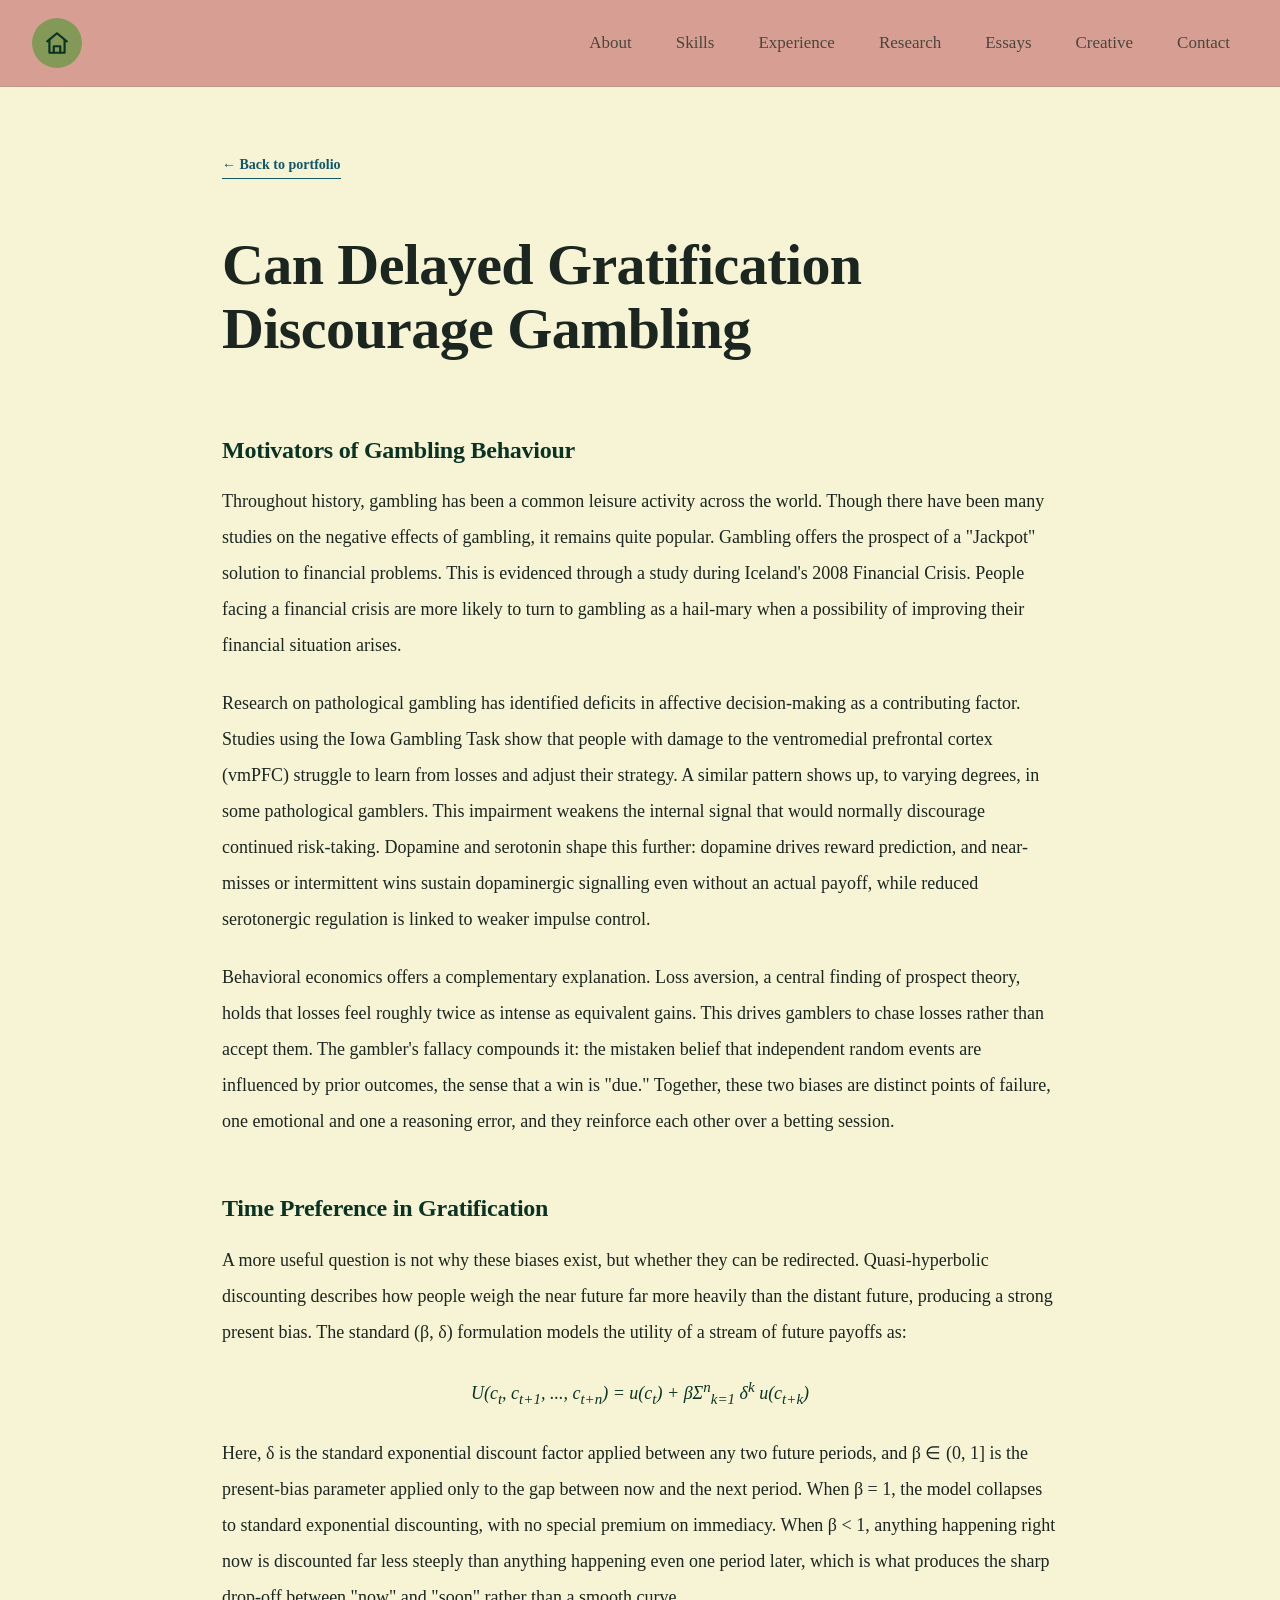
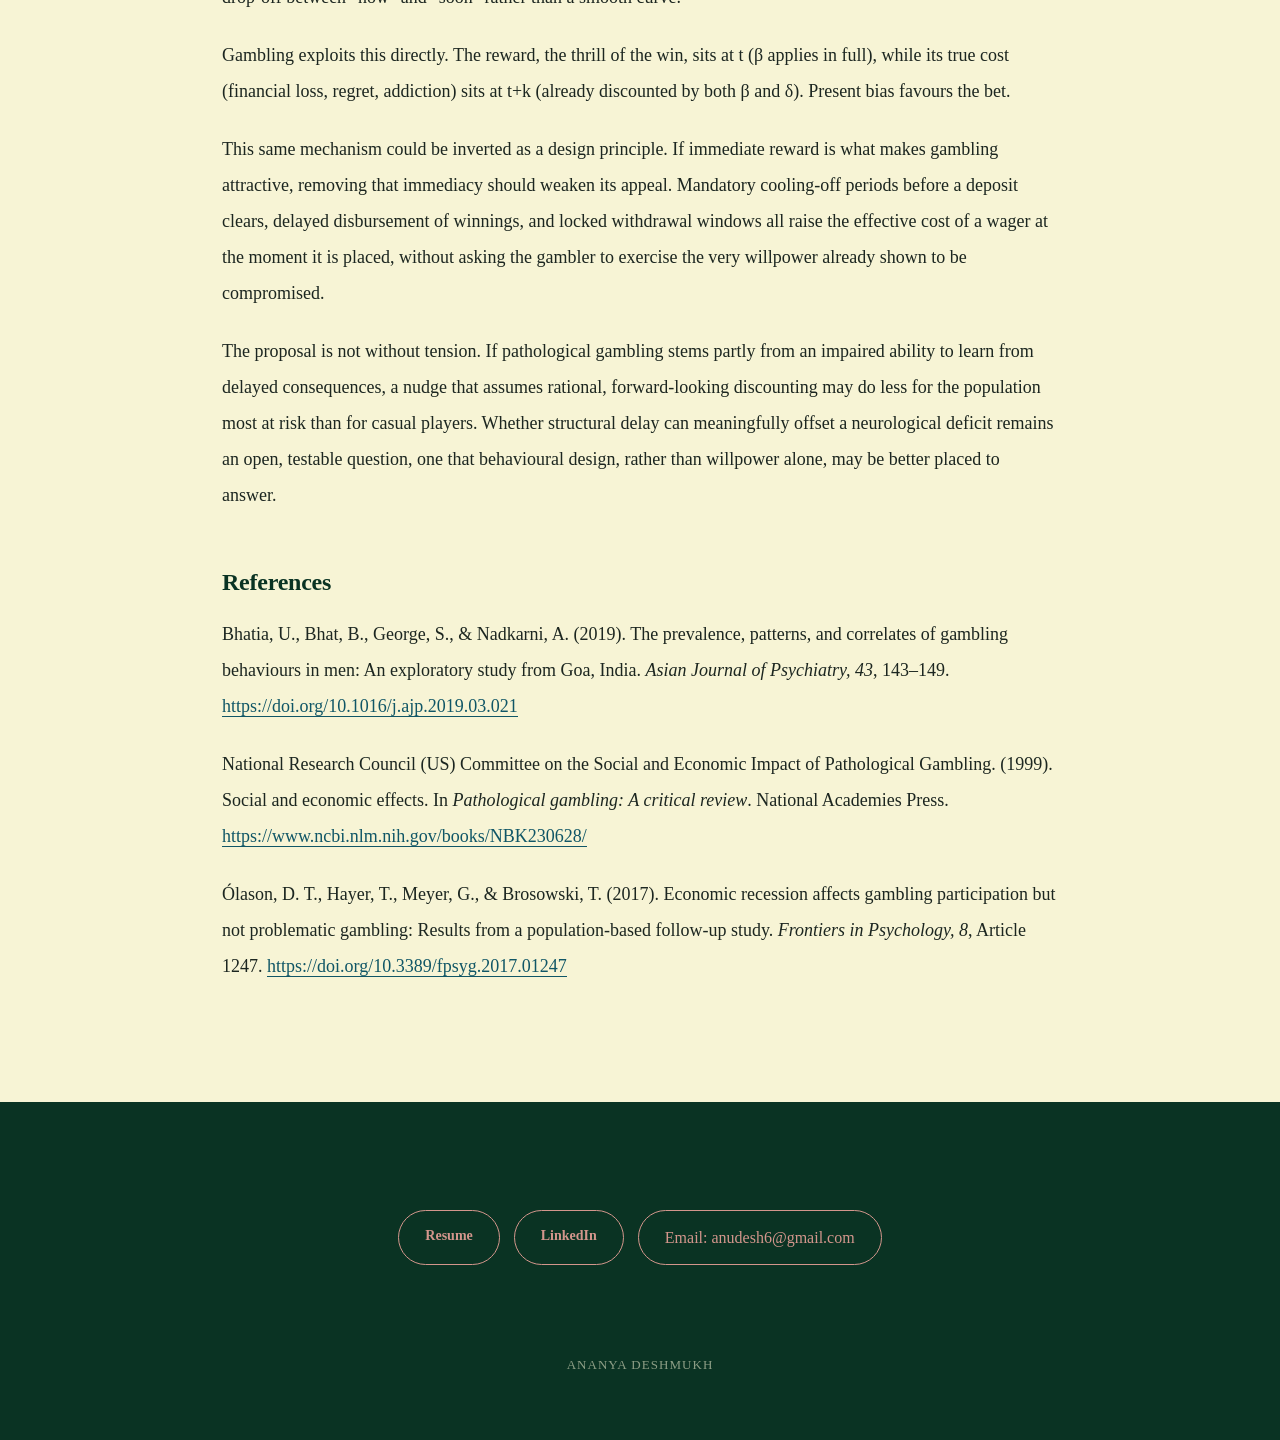
<file: writing/delayed-gratification-gambling.html>
<!DOCTYPE html>
<html lang="en">
<head>
  <meta charset="UTF-8">
  <meta name="viewport" content="width=device-width, initial-scale=1.0">
  <title>Can Delayed Gratification Discourage Gambling: Ananya Deshmukh</title>
  <meta name="description" content="Can delayed gratification discourage gambling? A research essay on behavioural economics, present bias and gambling design by Ananya Deshmukh.">
  <link rel="icon" type="image/png" href="../assets/favicon.png">
  <link rel="stylesheet" href="../styles.css">
</head>
<body>

  <header class="nav">
    <div class="nav-inner">
      <a href="../index.html#top" class="nav-home" aria-label="Home">
        <svg width="20" height="20" viewBox="0 0 24 24" fill="none" stroke="currentColor" stroke-width="2" stroke-linecap="round" stroke-linejoin="round">
          <path d="M3 10.5 12 3l9 7.5"></path>
          <path d="M5 9.5V21h14V9.5"></path>
          <path d="M9 21v-6h6v6"></path>
        </svg>
      </a>
      <button type="button" class="nav-toggle" aria-label="Menu" aria-expanded="false" aria-controls="nav-links">
        <svg width="22" height="22" viewBox="0 0 24 24" fill="none" stroke="currentColor" stroke-width="2" stroke-linecap="round" stroke-linejoin="round">
          <path d="M3 6h18"></path>
          <path d="M3 12h18"></path>
          <path d="M3 18h18"></path>
        </svg>
      </button>
      <nav class="nav-links" id="nav-links">
        <a href="../index.html#thread">About</a>
        <a href="../index.html#skills">Skills</a>
        <a href="../index.html#work">Experience</a>
        <a href="../index.html#research">Research</a>
        <a href="../index.html#essays">Essays</a>
        <a href="../index.html#creative">Creative</a>
        <a href="../index.html#contact">Contact</a>
      </nav>
    </div>
  </header>

  <main>

    <section class="essay-hero">
      <div class="section-inner narrow">
        <a class="text-link back-link" href="../index.html#work">← Back to portfolio</a>
        <h1 class="essay-title">Can Delayed Gratification Discourage Gambling</h1>
      </div>
    </section>

    <article class="essay-body">
      <div class="section-inner narrow">

        <h2>Motivators of Gambling Behaviour</h2>

        <p>Throughout history, gambling has been a common leisure activity across the world. Though there have been many studies on the negative effects of gambling, it remains quite popular. Gambling offers the prospect of a "Jackpot" solution to financial problems. This is evidenced through a study during Iceland's 2008 Financial Crisis. People facing a financial crisis are more likely to turn to gambling as a hail-mary when a possibility of improving their financial situation arises.</p>

        <p>Research on pathological gambling has identified deficits in affective decision-making as a contributing factor. Studies using the Iowa Gambling Task show that people with damage to the ventromedial prefrontal cortex (vmPFC) struggle to learn from losses and adjust their strategy. A similar pattern shows up, to varying degrees, in some pathological gamblers. This impairment weakens the internal signal that would normally discourage continued risk-taking. Dopamine and serotonin shape this further: dopamine drives reward prediction, and near-misses or intermittent wins sustain dopaminergic signalling even without an actual payoff, while reduced serotonergic regulation is linked to weaker impulse control.</p>

        <p>Behavioral economics offers a complementary explanation. Loss aversion, a central finding of prospect theory, holds that losses feel roughly twice as intense as equivalent gains. This drives gamblers to chase losses rather than accept them. The gambler's fallacy compounds it: the mistaken belief that independent random events are influenced by prior outcomes, the sense that a win is "due." Together, these two biases are distinct points of failure, one emotional and one a reasoning error, and they reinforce each other over a betting session.</p>

        <h2>Time Preference in Gratification</h2>

        <p>A more useful question is not why these biases exist, but whether they can be redirected. Quasi-hyperbolic discounting describes how people weigh the near future far more heavily than the distant future, producing a strong present bias. The standard (β, δ) formulation models the utility of a stream of future payoffs as:</p>

        <p class="essay-formula">U(c<sub>t</sub>, c<sub>t+1</sub>, ..., c<sub>t+n</sub>) = u(c<sub>t</sub>) + βΣ<sup>n</sup><sub>k=1</sub> δ<sup>k</sup> u(c<sub>t+k</sub>)</p>

        <p>Here, δ is the standard exponential discount factor applied between any two future periods, and β ∈ (0, 1] is the present-bias parameter applied only to the gap between now and the next period. When β = 1, the model collapses to standard exponential discounting, with no special premium on immediacy. When β &lt; 1, anything happening right now is discounted far less steeply than anything happening even one period later, which is what produces the sharp drop-off between "now" and "soon" rather than a smooth curve.</p>

        <p>Gambling exploits this directly. The reward, the thrill of the win, sits at t (β applies in full), while its true cost (financial loss, regret, addiction) sits at t+k (already discounted by both β and δ). Present bias favours the bet.</p>

        <p>This same mechanism could be inverted as a design principle. If immediate reward is what makes gambling attractive, removing that immediacy should weaken its appeal. Mandatory cooling-off periods before a deposit clears, delayed disbursement of winnings, and locked withdrawal windows all raise the effective cost of a wager at the moment it is placed, without asking the gambler to exercise the very willpower already shown to be compromised.</p>

        <p>The proposal is not without tension. If pathological gambling stems partly from an impaired ability to learn from delayed consequences, a nudge that assumes rational, forward-looking discounting may do less for the population most at risk than for casual players. Whether structural delay can meaningfully offset a neurological deficit remains an open, testable question, one that behavioural design, rather than willpower alone, may be better placed to answer.</p>

        <h2>References</h2>

        <div class="references">
          <p class="reference-entry">Bhatia, U., Bhat, B., George, S., &amp; Nadkarni, A. (2019). The prevalence, patterns, and correlates of gambling behaviours in men: An exploratory study from Goa, India. <em>Asian Journal of Psychiatry, 43</em>, 143&ndash;149. <a href="https://doi.org/10.1016/j.ajp.2019.03.021" target="_blank" rel="noopener">https://doi.org/10.1016/j.ajp.2019.03.021</a></p>

          <p class="reference-entry">National Research Council (US) Committee on the Social and Economic Impact of Pathological Gambling. (1999). Social and economic effects. In <em>Pathological gambling: A critical review</em>. National Academies Press. <a href="https://www.ncbi.nlm.nih.gov/books/NBK230628/" target="_blank" rel="noopener">https://www.ncbi.nlm.nih.gov/books/NBK230628/</a></p>

          <p class="reference-entry">&Oacute;lason, D. T., Hayer, T., Meyer, G., &amp; Brosowski, T. (2017). Economic recession affects gambling participation but not problematic gambling: Results from a population-based follow-up study. <em>Frontiers in Psychology, 8</em>, Article 1247. <a href="https://doi.org/10.3389/fpsyg.2017.01247" target="_blank" rel="noopener">https://doi.org/10.3389/fpsyg.2017.01247</a></p>
        </div>

      </div>
    </article>

  </main>

  <footer class="close" id="contact">
    <div class="section-inner narrow">
      <div class="cta-row">
        <a class="btn btn-primary-dark" href="../assets/Ananya_Deshmukh_Resume.pdf" target="_blank" rel="noopener">Resume</a>
        <a class="btn btn-outline-dark" href="https://www.linkedin.com/in/ananya-deshmukh-527a0225a/" target="_blank" rel="noopener">LinkedIn</a>
        <button type="button" class="btn btn-outline-dark js-copy-email" data-email="anudesh6@gmail.com">Email: anudesh6@gmail.com</button>
      </div>
      <p class="footer-name">Ananya Deshmukh</p>
    </div>
  </footer>

  <script src="../script.js"></script>
</body>
</html>
</file>
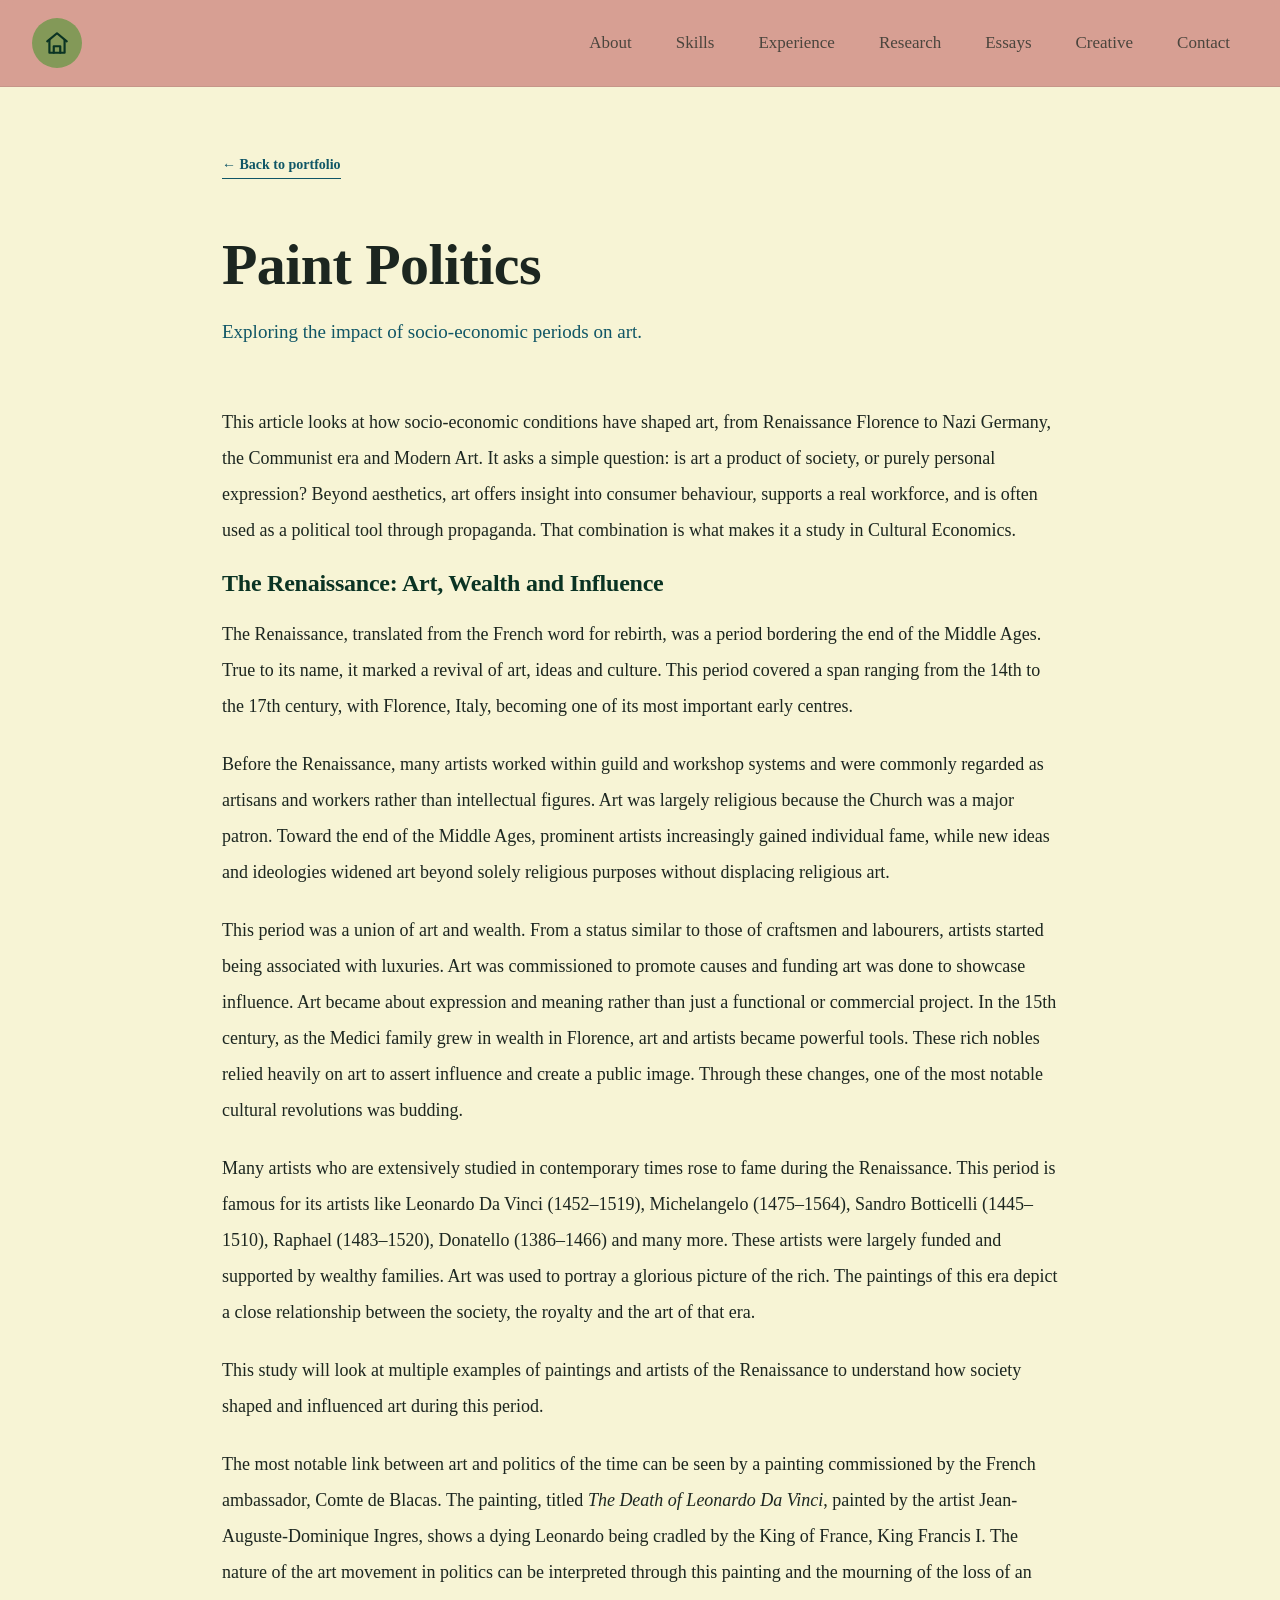
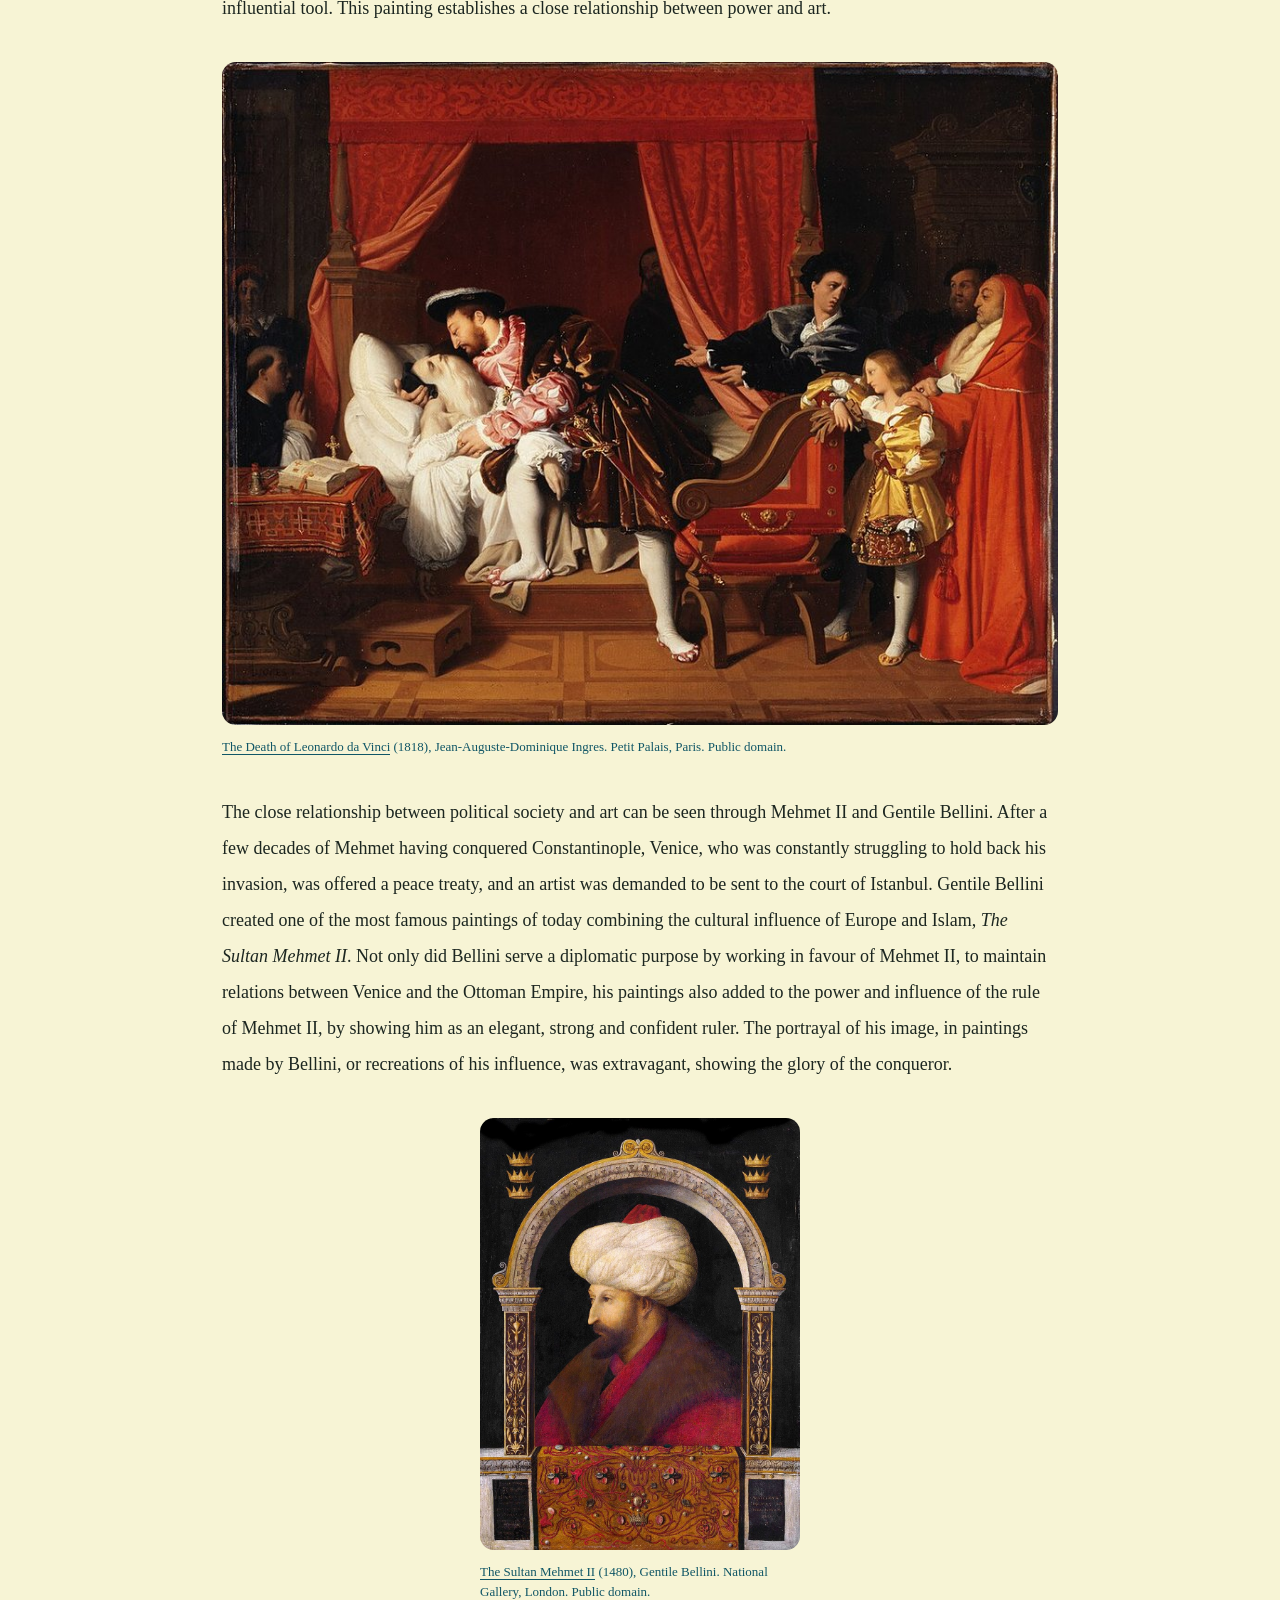
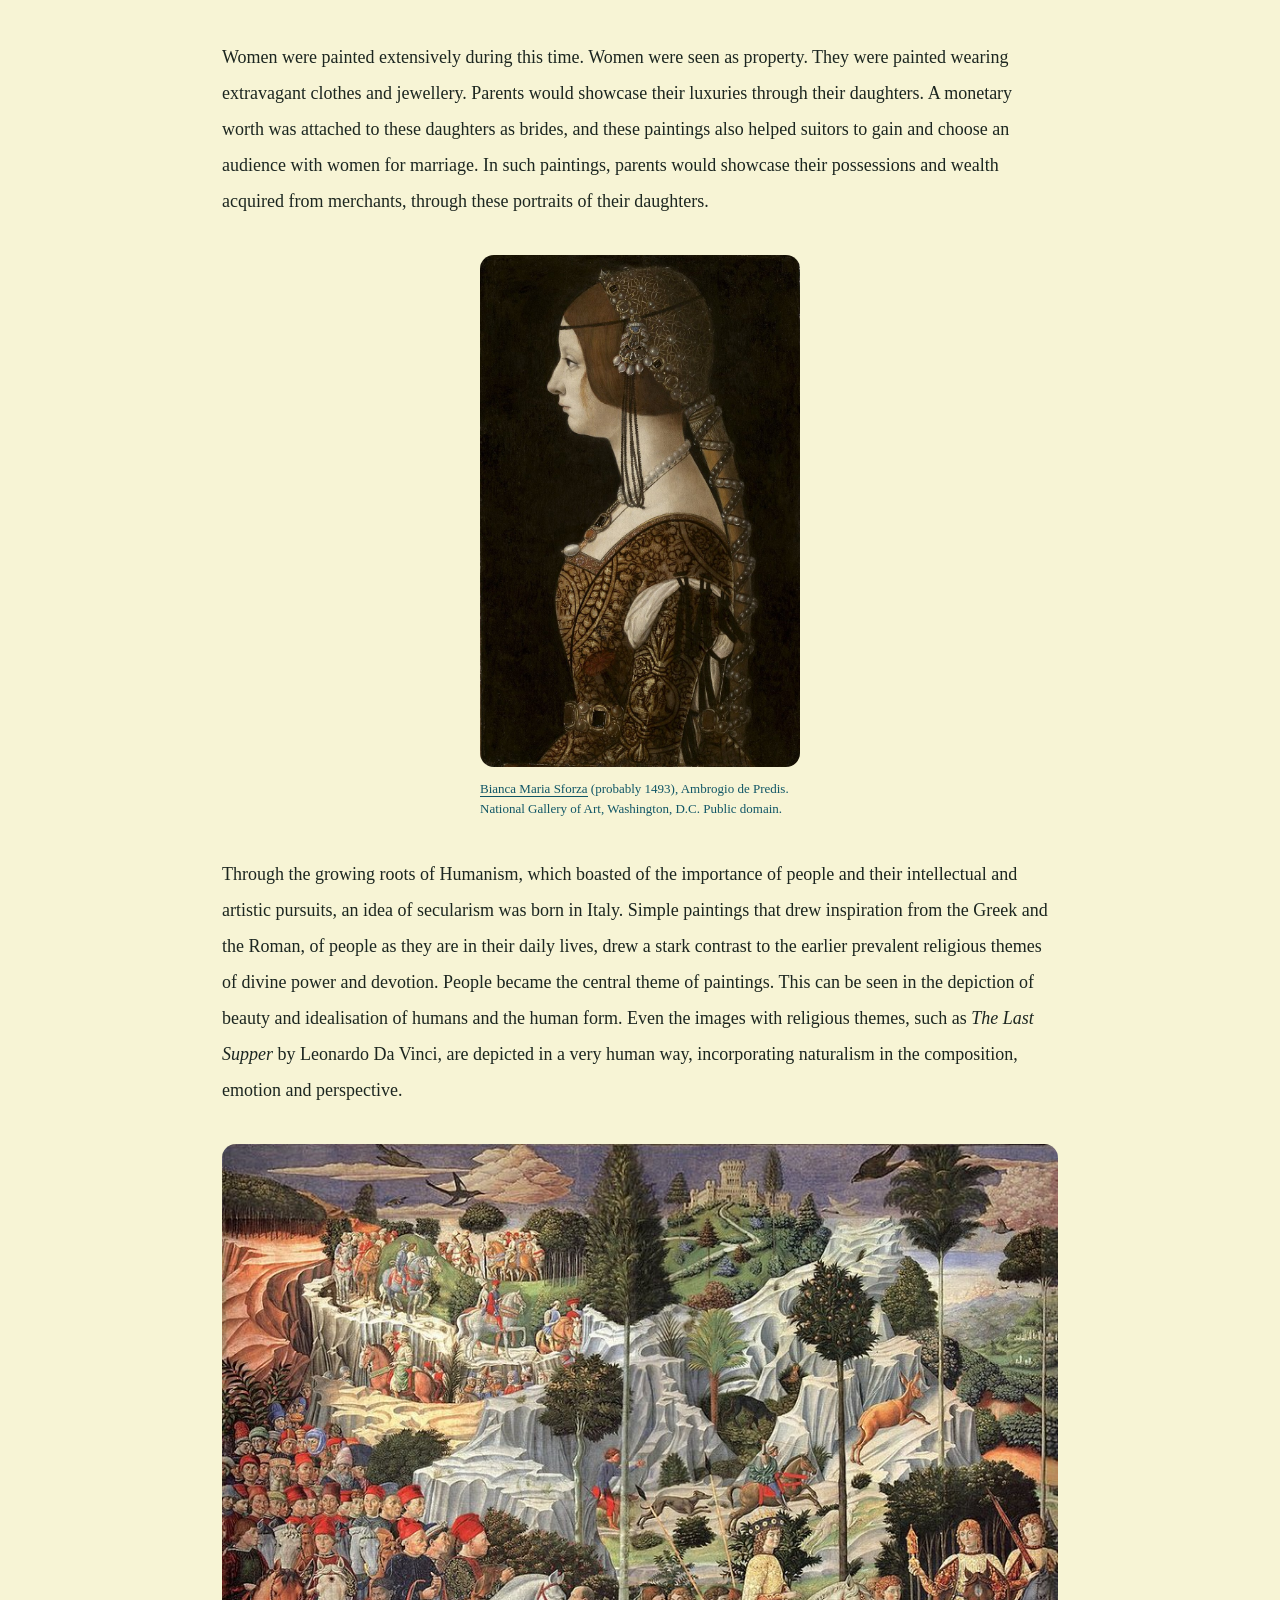
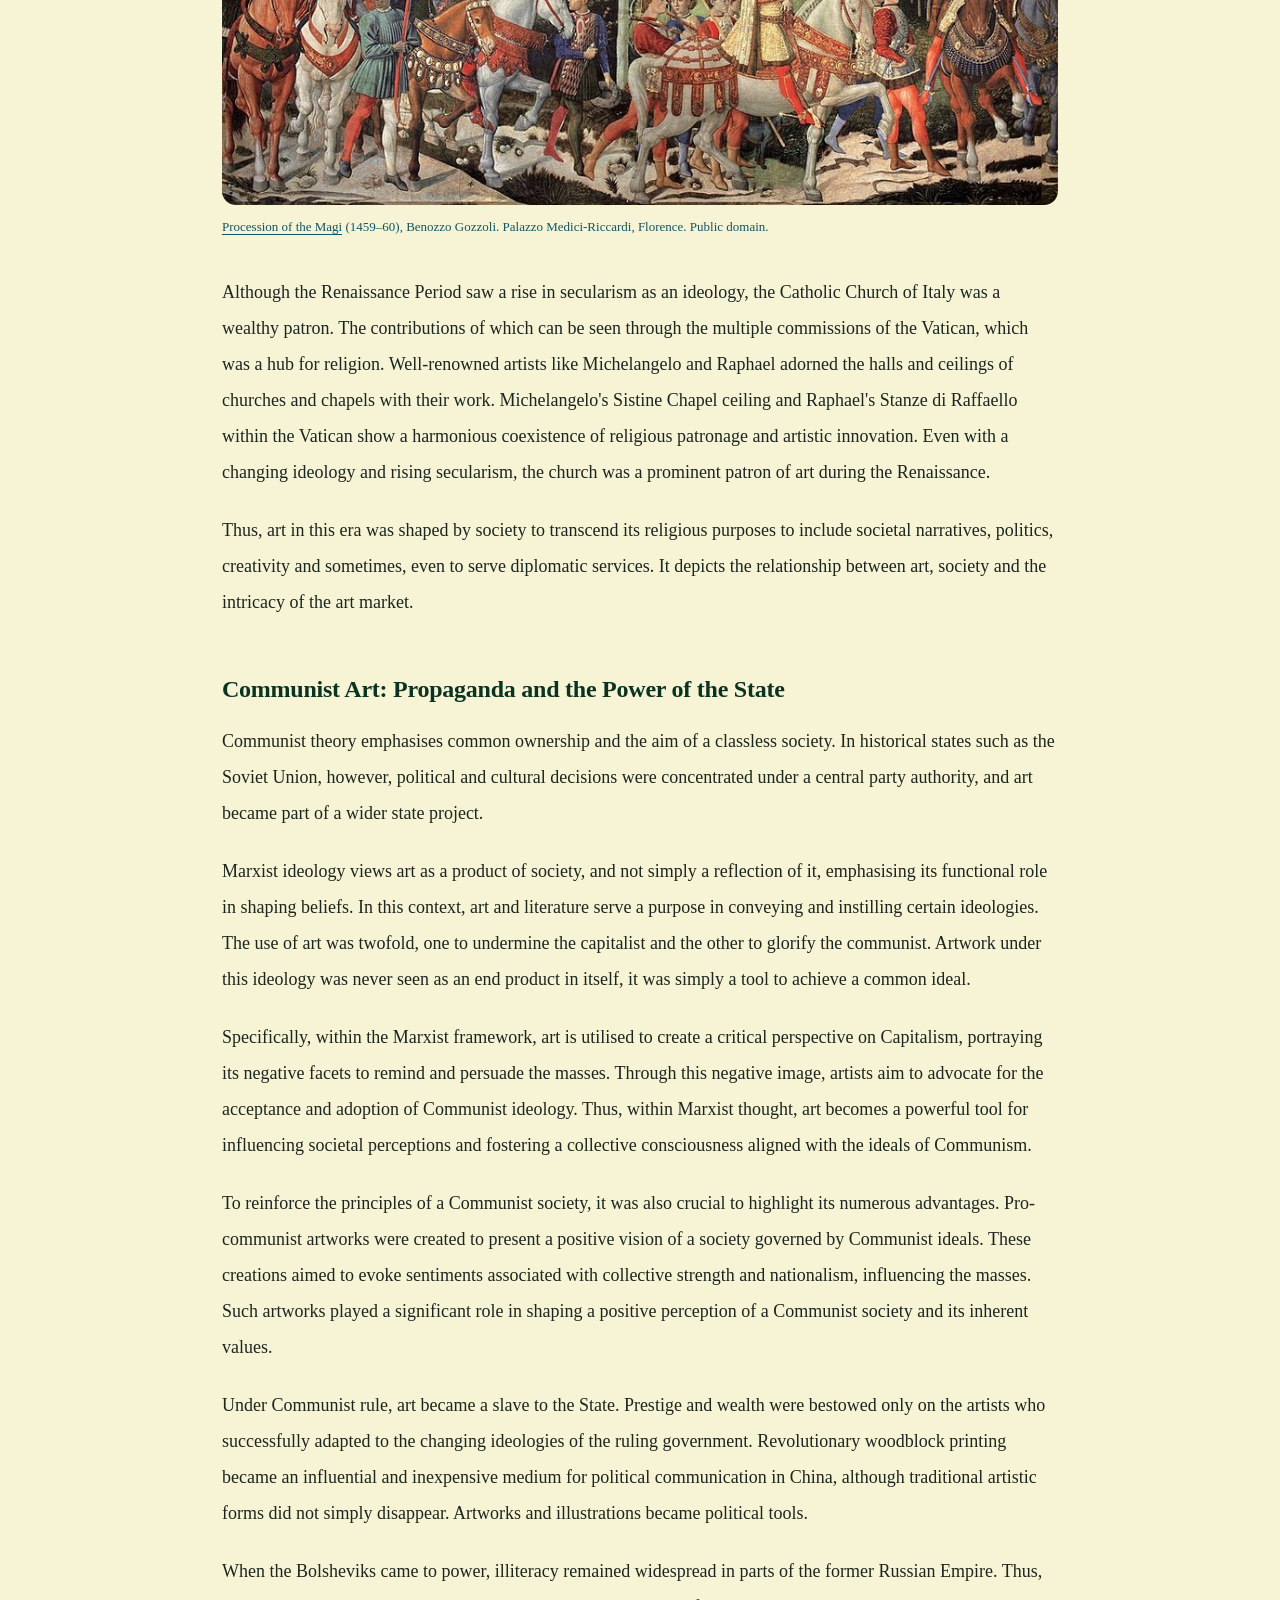
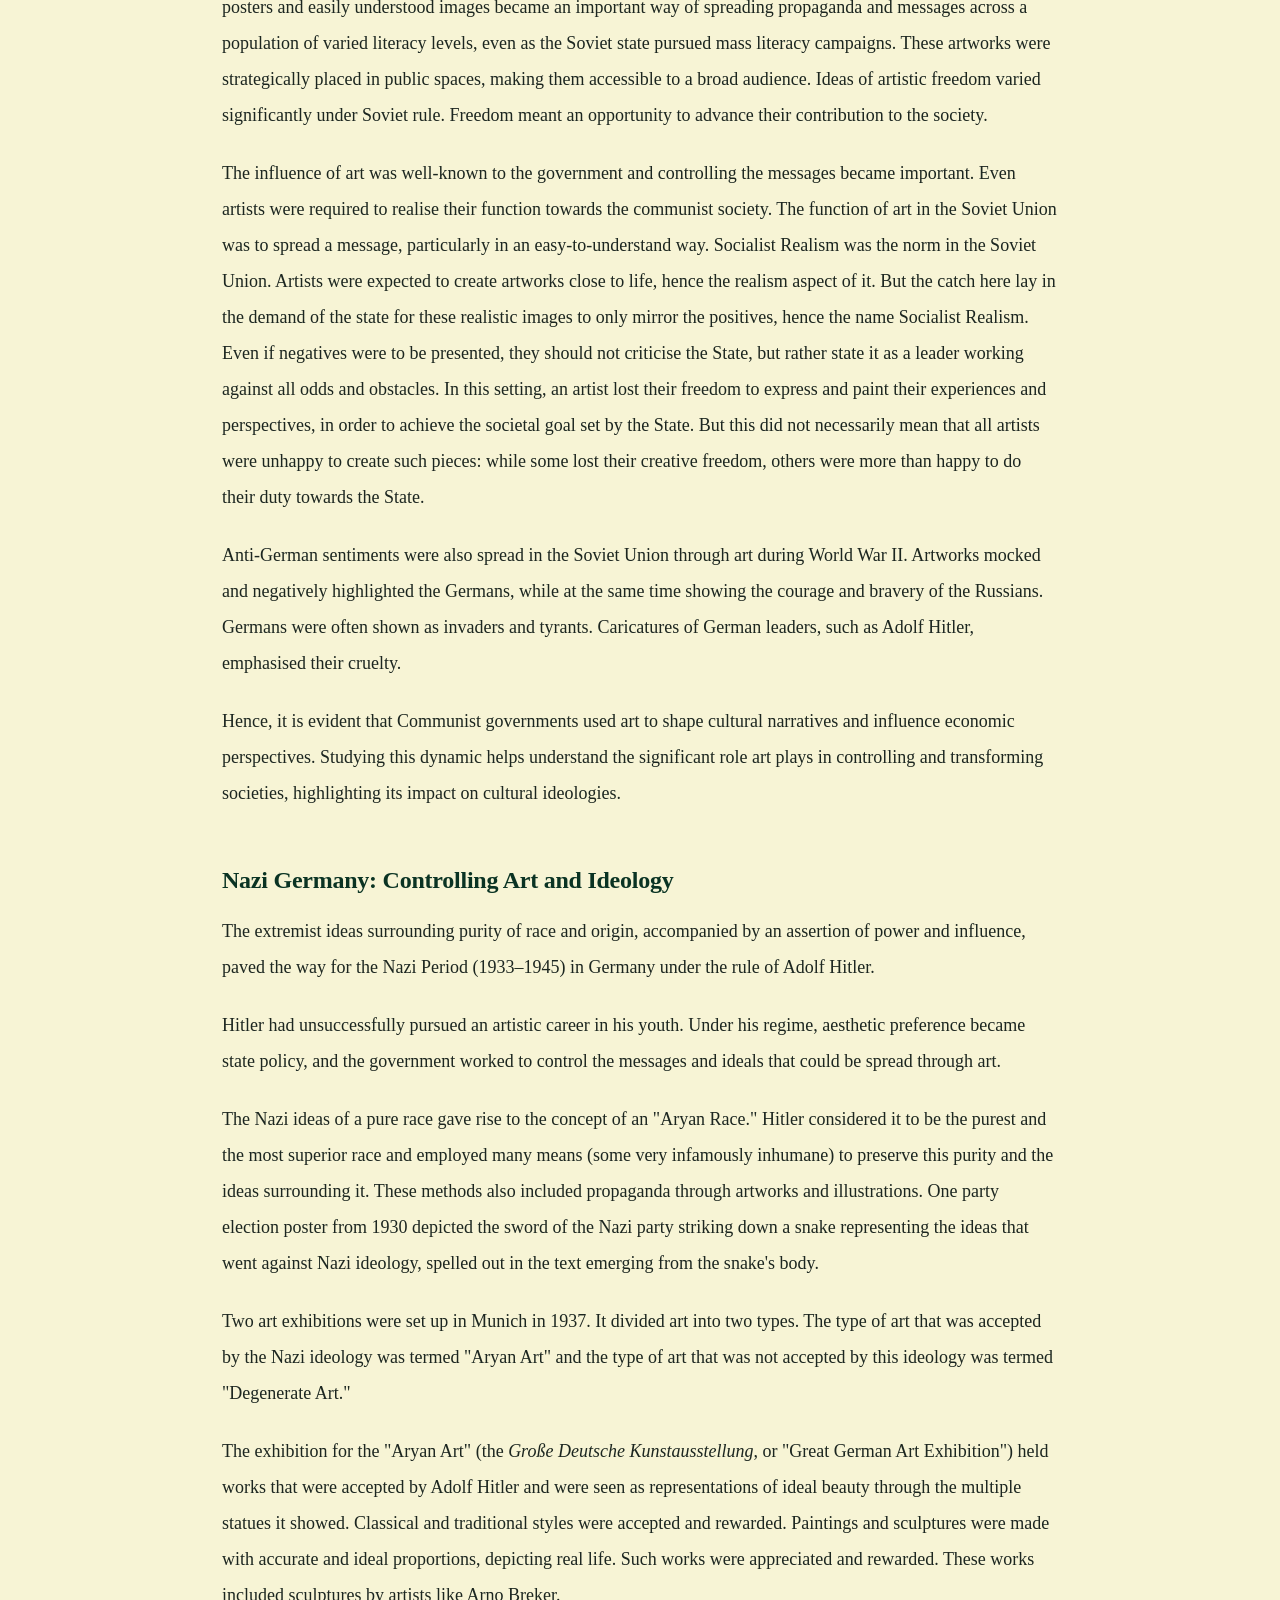
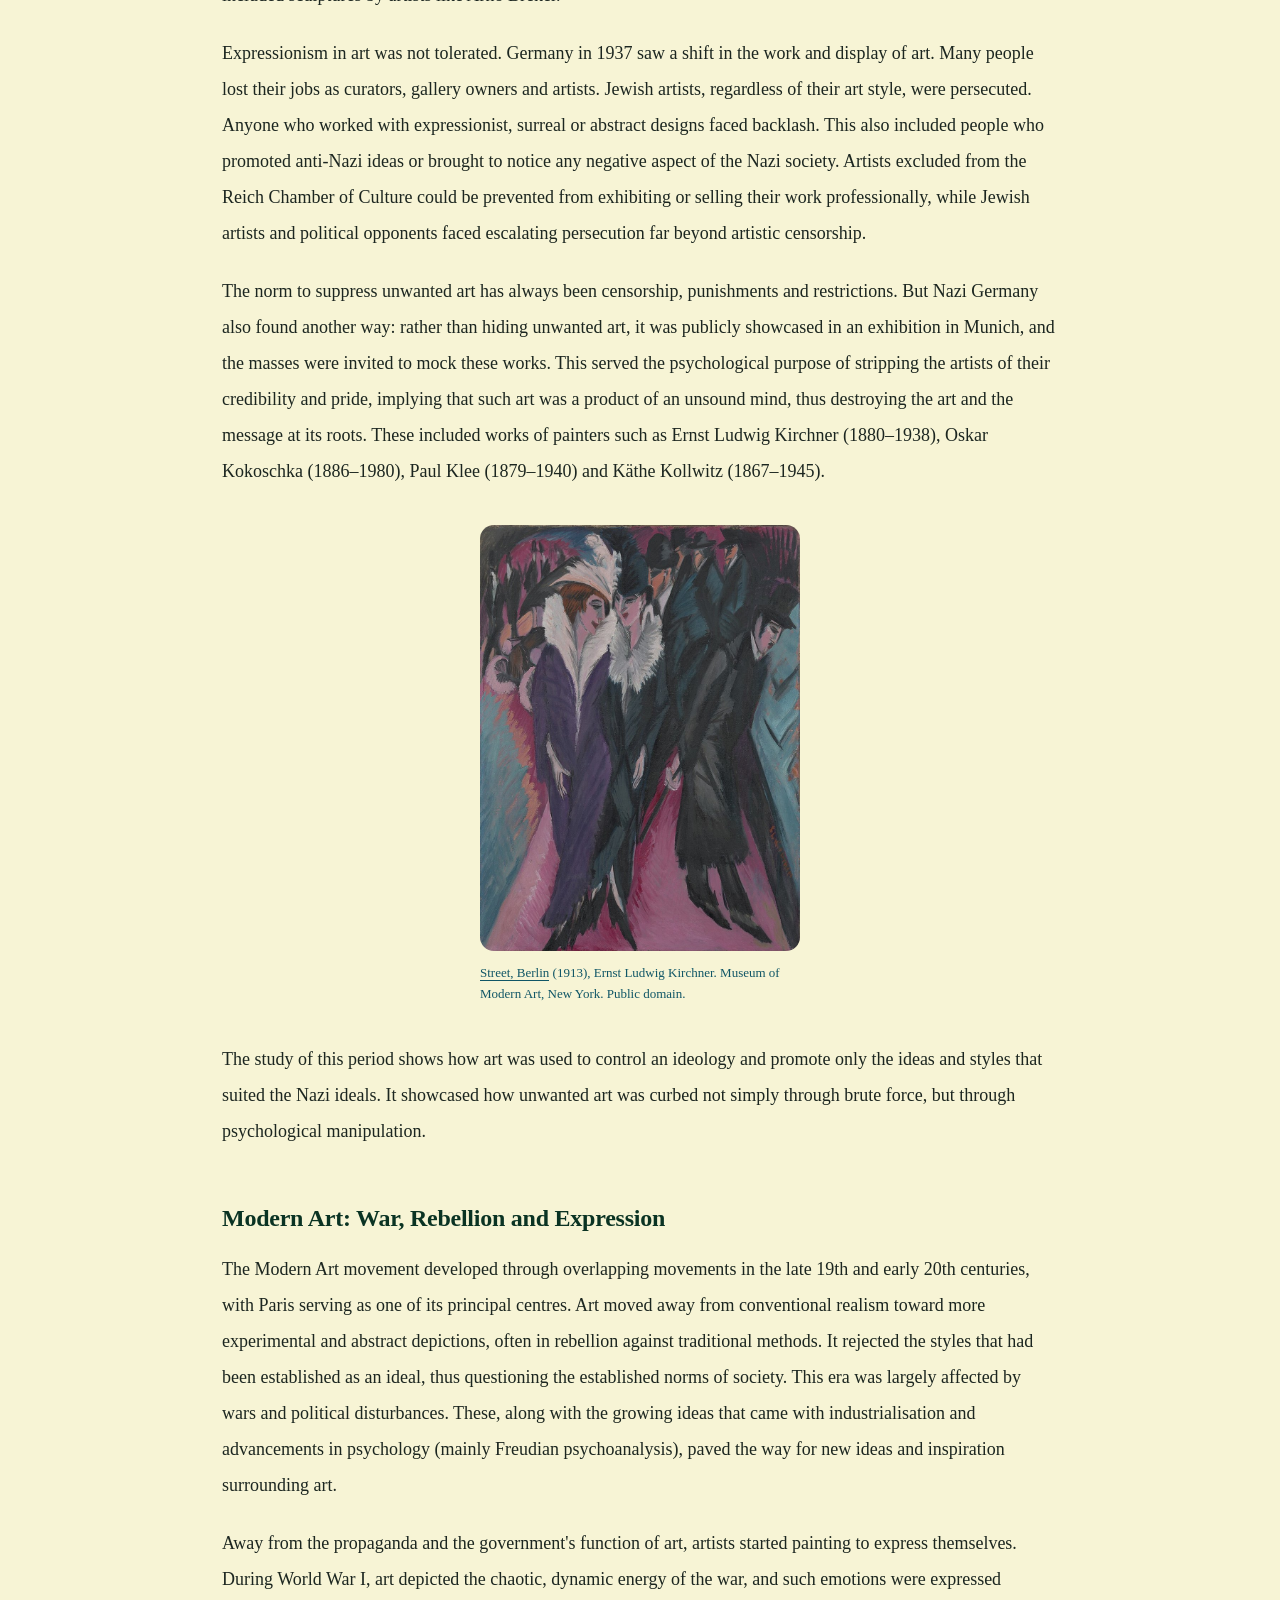
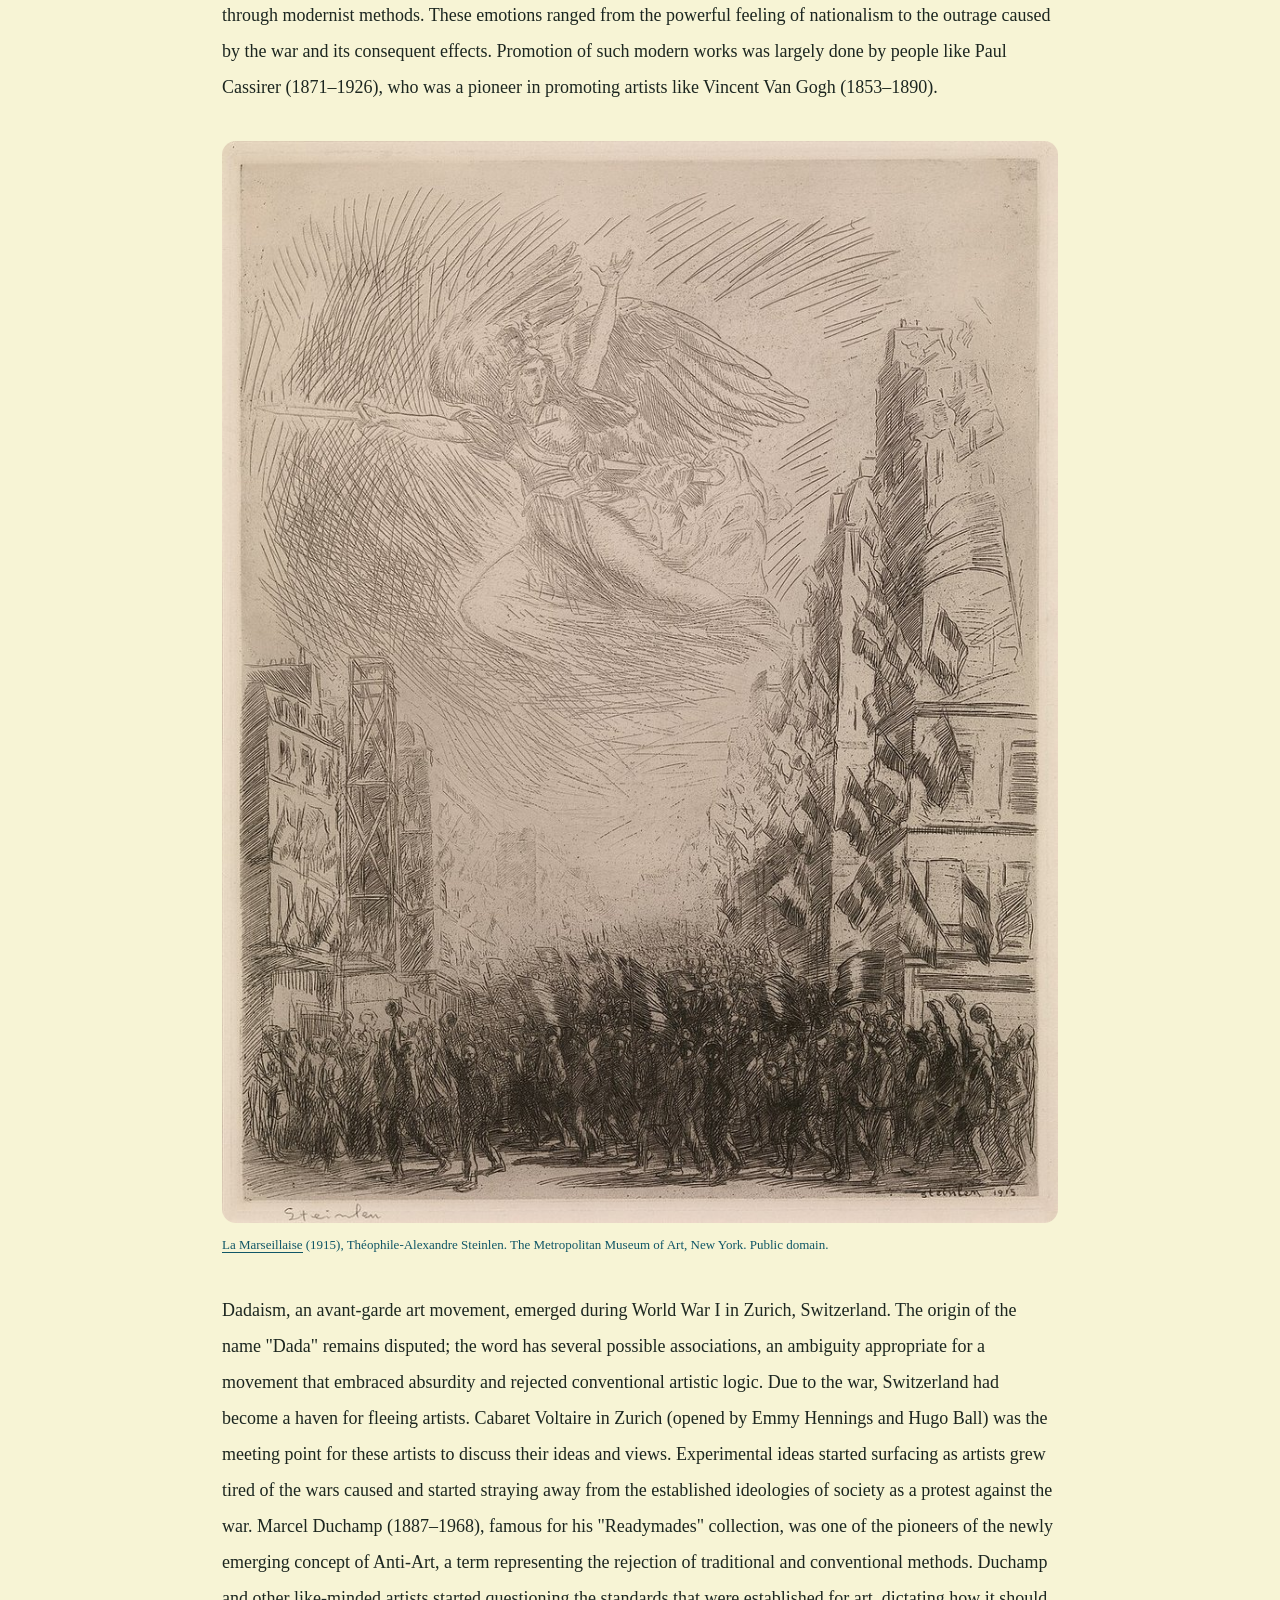
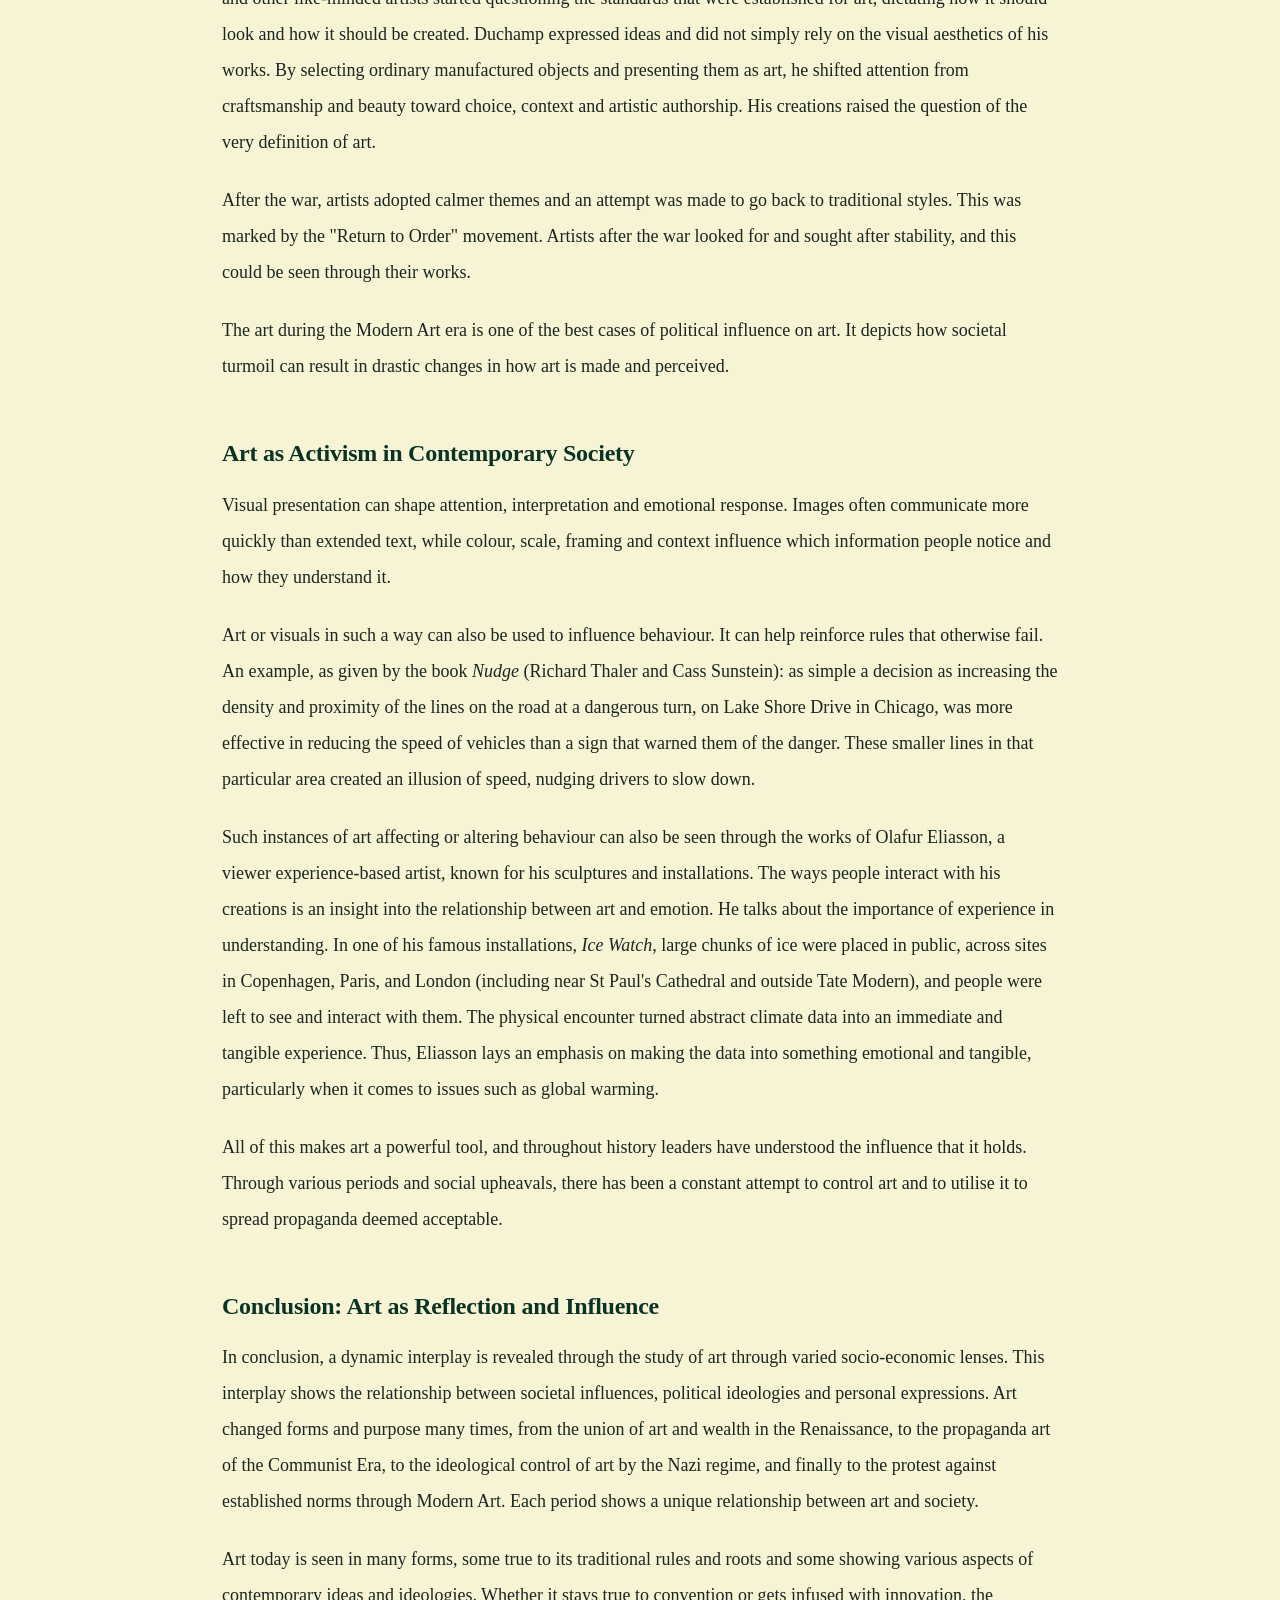
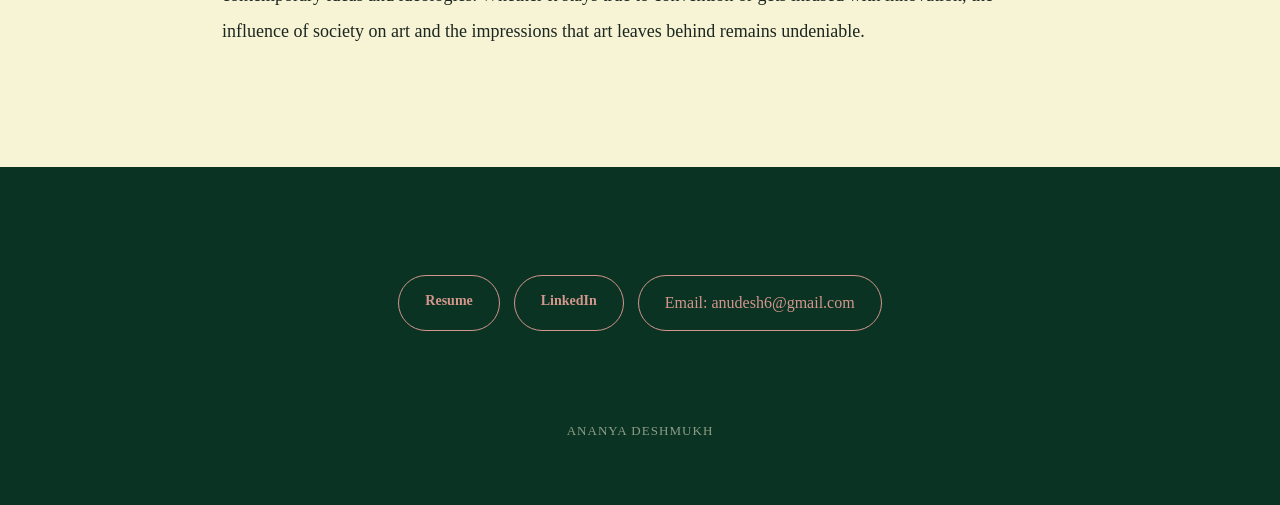
<file: writing/paint-politics.html>
<!DOCTYPE html>
<html lang="en">
<head>
  <meta charset="UTF-8">
  <meta name="viewport" content="width=device-width, initial-scale=1.0">
  <title>Paint Politics: Ananya Deshmukh</title>
  <meta name="description" content="Exploring the impact of socio-economic periods on art: a research essay in Cultural Economics by Ananya Deshmukh.">
  <link rel="icon" type="image/png" href="../assets/favicon.png">
  <link rel="stylesheet" href="../styles.css">
</head>
<body>

  <header class="nav">
    <div class="nav-inner">
      <a href="../index.html#top" class="nav-home" aria-label="Home">
        <svg width="20" height="20" viewBox="0 0 24 24" fill="none" stroke="currentColor" stroke-width="2" stroke-linecap="round" stroke-linejoin="round">
          <path d="M3 10.5 12 3l9 7.5"></path>
          <path d="M5 9.5V21h14V9.5"></path>
          <path d="M9 21v-6h6v6"></path>
        </svg>
      </a>
      <button type="button" class="nav-toggle" aria-label="Menu" aria-expanded="false" aria-controls="nav-links">
        <svg width="22" height="22" viewBox="0 0 24 24" fill="none" stroke="currentColor" stroke-width="2" stroke-linecap="round" stroke-linejoin="round">
          <path d="M3 6h18"></path>
          <path d="M3 12h18"></path>
          <path d="M3 18h18"></path>
        </svg>
      </button>
      <nav class="nav-links" id="nav-links">
        <a href="../index.html#thread">About</a>
        <a href="../index.html#skills">Skills</a>
        <a href="../index.html#work">Experience</a>
        <a href="../index.html#research">Research</a>
        <a href="../index.html#essays">Essays</a>
        <a href="../index.html#creative">Creative</a>
        <a href="../index.html#contact">Contact</a>
      </nav>
    </div>
  </header>

  <main>

    <section class="essay-hero">
      <div class="section-inner narrow">
        <a class="text-link back-link" href="../index.html#work">← Back to portfolio</a>
        <h1 class="essay-title">Paint Politics</h1>
        <p class="essay-dek">Exploring the impact of socio-economic periods on art.</p>
      </div>
    </section>

    <article class="essay-body">
      <div class="section-inner narrow">

        <p>This article looks at how socio-economic conditions have shaped art, from Renaissance Florence to Nazi Germany, the Communist era and Modern Art. It asks a simple question: is art a product of society, or purely personal expression? Beyond aesthetics, art offers insight into consumer behaviour, supports a real workforce, and is often used as a political tool through propaganda. That combination is what makes it a study in Cultural Economics.</p>

        <h2>The Renaissance: Art, Wealth and Influence</h2>

        <p>The Renaissance, translated from the French word for rebirth, was a period bordering the end of the Middle Ages. True to its name, it marked a revival of art, ideas and culture. This period covered a span ranging from the 14th to the 17th century, with Florence, Italy, becoming one of its most important early centres.</p>

        <p>Before the Renaissance, many artists worked within guild and workshop systems and were commonly regarded as artisans and workers rather than intellectual figures. Art was largely religious because the Church was a major patron. Toward the end of the Middle Ages, prominent artists increasingly gained individual fame, while new ideas and ideologies widened art beyond solely religious purposes without displacing religious art.</p>

        <p>This period was a union of art and wealth. From a status similar to those of craftsmen and labourers, artists started being associated with luxuries. Art was commissioned to promote causes and funding art was done to showcase influence. Art became about expression and meaning rather than just a functional or commercial project. In the 15th century, as the Medici family grew in wealth in Florence, art and artists became powerful tools. These rich nobles relied heavily on art to assert influence and create a public image. Through these changes, one of the most notable cultural revolutions was budding.</p>

        <p>Many artists who are extensively studied in contemporary times rose to fame during the Renaissance. This period is famous for its artists like Leonardo Da Vinci (1452–1519), Michelangelo (1475–1564), Sandro Botticelli (1445–1510), Raphael (1483–1520), Donatello (1386–1466) and many more. These artists were largely funded and supported by wealthy families. Art was used to portray a glorious picture of the rich. The paintings of this era depict a close relationship between the society, the royalty and the art of that era.</p>

        <p>This study will look at multiple examples of paintings and artists of the Renaissance to understand how society shaped and influenced art during this period.</p>

        <p>The most notable link between art and politics of the time can be seen by a painting commissioned by the French ambassador, Comte de Blacas. The painting, titled <em>The Death of Leonardo Da Vinci</em>, painted by the artist Jean-Auguste-Dominique Ingres, shows a dying Leonardo being cradled by the King of France, King Francis I. The nature of the art movement in politics can be interpreted through this painting and the mourning of the loss of an influential tool. This painting establishes a close relationship between power and art.</p>

        <figure class="essay-figure">
          <img src="../assets/writing/ingres-death-of-leonardo.jpg" alt="Jean-Auguste-Dominique Ingres, The Death of Leonardo da Vinci, oil on canvas, 1818">
          <figcaption><a href="https://commons.wikimedia.org/wiki/File:Jean-Auguste-Dominique_Ingres_-_Fran%C3%A7ois_Ier_re%C3%A7oit_les_derniers_soupirs_de_L%C3%A9onard_de_Vinci_-_PDUT1165_-_Mus%C3%A9e_des_Beaux-Arts_de_la_ville_de_Paris.jpg" target="_blank" rel="noopener">The Death of Leonardo da Vinci</a> (1818), Jean-Auguste-Dominique Ingres. Petit Palais, Paris. Public domain.</figcaption>
        </figure>

        <p>The close relationship between political society and art can be seen through Mehmet II and Gentile Bellini. After a few decades of Mehmet having conquered Constantinople, Venice, who was constantly struggling to hold back his invasion, was offered a peace treaty, and an artist was demanded to be sent to the court of Istanbul. Gentile Bellini created one of the most famous paintings of today combining the cultural influence of Europe and Islam, <em>The Sultan Mehmet II</em>. Not only did Bellini serve a diplomatic purpose by working in favour of Mehmet II, to maintain relations between Venice and the Ottoman Empire, his paintings also added to the power and influence of the rule of Mehmet II, by showing him as an elegant, strong and confident ruler. The portrayal of his image, in paintings made by Bellini, or recreations of his influence, was extravagant, showing the glory of the conqueror.</p>

        <figure class="essay-figure essay-figure-small">
          <img src="../assets/writing/bellini-sultan-mehmet-ii.jpg" alt="Gentile Bellini, portrait of Sultan Mehmed II, oil on canvas, 1480">
          <figcaption><a href="https://commons.wikimedia.org/wiki/File:Bellini,_Gentile_-_Sultan_Mehmet_II.jpg" target="_blank" rel="noopener">The Sultan Mehmet II</a> (1480), Gentile Bellini. National Gallery, London. Public domain.</figcaption>
        </figure>

        <p>Women were painted extensively during this time. Women were seen as property. They were painted wearing extravagant clothes and jewellery. Parents would showcase their luxuries through their daughters. A monetary worth was attached to these daughters as brides, and these paintings also helped suitors to gain and choose an audience with women for marriage. In such paintings, parents would showcase their possessions and wealth acquired from merchants, through these portraits of their daughters.</p>

        <figure class="essay-figure essay-figure-small">
          <img src="../assets/writing/depredis-bianca-maria-sforza.jpg" alt="Ambrogio de Predis, portrait of Bianca Maria Sforza, oil on panel, probably 1493">
          <figcaption><a href="https://commons.wikimedia.org/wiki/File:Ambrogio_de_Predis,_Bianca_Maria_Sforza,_probably_1493,_NGA_1192.jpg" target="_blank" rel="noopener">Bianca Maria Sforza</a> (probably 1493), Ambrogio de Predis. National Gallery of Art, Washington, D.C. Public domain.</figcaption>
        </figure>

        <p>Through the growing roots of Humanism, which boasted of the importance of people and their intellectual and artistic pursuits, an idea of secularism was born in Italy. Simple paintings that drew inspiration from the Greek and the Roman, of people as they are in their daily lives, drew a stark contrast to the earlier prevalent religious themes of divine power and devotion. People became the central theme of paintings. This can be seen in the depiction of beauty and idealisation of humans and the human form. Even the images with religious themes, such as <em>The Last Supper</em> by Leonardo Da Vinci, are depicted in a very human way, incorporating naturalism in the composition, emotion and perspective.</p>

        <figure class="essay-figure">
          <img src="../assets/writing/gozzoli-procession-of-the-magi.jpg" alt="Benozzo Gozzoli, Procession of the Magi, fresco, 1459–60">
          <figcaption><a href="https://commons.wikimedia.org/wiki/File:Gozzoli_magi.jpg" target="_blank" rel="noopener">Procession of the Magi</a> (1459–60), Benozzo Gozzoli. Palazzo Medici-Riccardi, Florence. Public domain.</figcaption>
        </figure>

        <p>Although the Renaissance Period saw a rise in secularism as an ideology, the Catholic Church of Italy was a wealthy patron. The contributions of which can be seen through the multiple commissions of the Vatican, which was a hub for religion. Well-renowned artists like Michelangelo and Raphael adorned the halls and ceilings of churches and chapels with their work. Michelangelo's Sistine Chapel ceiling and Raphael's Stanze di Raffaello within the Vatican show a harmonious coexistence of religious patronage and artistic innovation. Even with a changing ideology and rising secularism, the church was a prominent patron of art during the Renaissance.</p>

        <p>Thus, art in this era was shaped by society to transcend its religious purposes to include societal narratives, politics, creativity and sometimes, even to serve diplomatic services. It depicts the relationship between art, society and the intricacy of the art market.</p>

        <h2>Communist Art: Propaganda and the Power of the State</h2>

        <p>Communist theory emphasises common ownership and the aim of a classless society. In historical states such as the Soviet Union, however, political and cultural decisions were concentrated under a central party authority, and art became part of a wider state project.</p>

        <p>Marxist ideology views art as a product of society, and not simply a reflection of it, emphasising its functional role in shaping beliefs. In this context, art and literature serve a purpose in conveying and instilling certain ideologies. The use of art was twofold, one to undermine the capitalist and the other to glorify the communist. Artwork under this ideology was never seen as an end product in itself, it was simply a tool to achieve a common ideal.</p>

        <p>Specifically, within the Marxist framework, art is utilised to create a critical perspective on Capitalism, portraying its negative facets to remind and persuade the masses. Through this negative image, artists aim to advocate for the acceptance and adoption of Communist ideology. Thus, within Marxist thought, art becomes a powerful tool for influencing societal perceptions and fostering a collective consciousness aligned with the ideals of Communism.</p>

        <p>To reinforce the principles of a Communist society, it was also crucial to highlight its numerous advantages. Pro-communist artworks were created to present a positive vision of a society governed by Communist ideals. These creations aimed to evoke sentiments associated with collective strength and nationalism, influencing the masses. Such artworks played a significant role in shaping a positive perception of a Communist society and its inherent values.</p>

        <p>Under Communist rule, art became a slave to the State. Prestige and wealth were bestowed only on the artists who successfully adapted to the changing ideologies of the ruling government. Revolutionary woodblock printing became an influential and inexpensive medium for political communication in China, although traditional artistic forms did not simply disappear. Artworks and illustrations became political tools.</p>

        <p>When the Bolsheviks came to power, illiteracy remained widespread in parts of the former Russian Empire. Thus, posters and easily understood images became an important way of spreading propaganda and messages across a population of varied literacy levels, even as the Soviet state pursued mass literacy campaigns. These artworks were strategically placed in public spaces, making them accessible to a broad audience. Ideas of artistic freedom varied significantly under Soviet rule. Freedom meant an opportunity to advance their contribution to the society.</p>

        <p>The influence of art was well-known to the government and controlling the messages became important. Even artists were required to realise their function towards the communist society. The function of art in the Soviet Union was to spread a message, particularly in an easy-to-understand way. Socialist Realism was the norm in the Soviet Union. Artists were expected to create artworks close to life, hence the realism aspect of it. But the catch here lay in the demand of the state for these realistic images to only mirror the positives, hence the name Socialist Realism. Even if negatives were to be presented, they should not criticise the State, but rather state it as a leader working against all odds and obstacles. In this setting, an artist lost their freedom to express and paint their experiences and perspectives, in order to achieve the societal goal set by the State. But this did not necessarily mean that all artists were unhappy to create such pieces: while some lost their creative freedom, others were more than happy to do their duty towards the State.</p>

        <p>Anti-German sentiments were also spread in the Soviet Union through art during World War II. Artworks mocked and negatively highlighted the Germans, while at the same time showing the courage and bravery of the Russians. Germans were often shown as invaders and tyrants. Caricatures of German leaders, such as Adolf Hitler, emphasised their cruelty.</p>

        <p>Hence, it is evident that Communist governments used art to shape cultural narratives and influence economic perspectives. Studying this dynamic helps understand the significant role art plays in controlling and transforming societies, highlighting its impact on cultural ideologies.</p>

        <h2>Nazi Germany: Controlling Art and Ideology</h2>

        <p>The extremist ideas surrounding purity of race and origin, accompanied by an assertion of power and influence, paved the way for the Nazi Period (1933–1945) in Germany under the rule of Adolf Hitler.</p>

        <p>Hitler had unsuccessfully pursued an artistic career in his youth. Under his regime, aesthetic preference became state policy, and the government worked to control the messages and ideals that could be spread through art.</p>

        <p>The Nazi ideas of a pure race gave rise to the concept of an "Aryan Race." Hitler considered it to be the purest and the most superior race and employed many means (some very infamously inhumane) to preserve this purity and the ideas surrounding it. These methods also included propaganda through artworks and illustrations. One party election poster from 1930 depicted the sword of the Nazi party striking down a snake representing the ideas that went against Nazi ideology, spelled out in the text emerging from the snake's body.</p>

        <p>Two art exhibitions were set up in Munich in 1937. It divided art into two types. The type of art that was accepted by the Nazi ideology was termed "Aryan Art" and the type of art that was not accepted by this ideology was termed "Degenerate Art."</p>

        <p>The exhibition for the "Aryan Art" (the <em>Große Deutsche Kunstausstellung</em>, or "Great German Art Exhibition") held works that were accepted by Adolf Hitler and were seen as representations of ideal beauty through the multiple statues it showed. Classical and traditional styles were accepted and rewarded. Paintings and sculptures were made with accurate and ideal proportions, depicting real life. Such works were appreciated and rewarded. These works included sculptures by artists like Arno Breker.</p>

        <p>Expressionism in art was not tolerated. Germany in 1937 saw a shift in the work and display of art. Many people lost their jobs as curators, gallery owners and artists. Jewish artists, regardless of their art style, were persecuted. Anyone who worked with expressionist, surreal or abstract designs faced backlash. This also included people who promoted anti-Nazi ideas or brought to notice any negative aspect of the Nazi society. Artists excluded from the Reich Chamber of Culture could be prevented from exhibiting or selling their work professionally, while Jewish artists and political opponents faced escalating persecution far beyond artistic censorship.</p>

        <p>The norm to suppress unwanted art has always been censorship, punishments and restrictions. But Nazi Germany also found another way: rather than hiding unwanted art, it was publicly showcased in an exhibition in Munich, and the masses were invited to mock these works. This served the psychological purpose of stripping the artists of their credibility and pride, implying that such art was a product of an unsound mind, thus destroying the art and the message at its roots. These included works of painters such as Ernst Ludwig Kirchner (1880–1938), Oskar Kokoschka (1886–1980), Paul Klee (1879–1940) and Käthe Kollwitz (1867–1945).</p>

        <figure class="essay-figure essay-figure-small">
          <img src="../assets/writing/kirchner-street-berlin.jpg" alt="Ernst Ludwig Kirchner, Street, Berlin, oil on canvas, 1913">
          <figcaption><a href="https://commons.wikimedia.org/wiki/File:Ernst_Ludwig_Kirchner,_1913,_Street,_Berlin,_oil_on_canvas,_120.6_x_91.1_cm,_MoMA.jpg" target="_blank" rel="noopener">Street, Berlin</a> (1913), Ernst Ludwig Kirchner. Museum of Modern Art, New York. Public domain.</figcaption>
        </figure>

        <p>The study of this period shows how art was used to control an ideology and promote only the ideas and styles that suited the Nazi ideals. It showcased how unwanted art was curbed not simply through brute force, but through psychological manipulation.</p>

        <h2>Modern Art: War, Rebellion and Expression</h2>

        <p>The Modern Art movement developed through overlapping movements in the late 19th and early 20th centuries, with Paris serving as one of its principal centres. Art moved away from conventional realism toward more experimental and abstract depictions, often in rebellion against traditional methods. It rejected the styles that had been established as an ideal, thus questioning the established norms of society. This era was largely affected by wars and political disturbances. These, along with the growing ideas that came with industrialisation and advancements in psychology (mainly Freudian psychoanalysis), paved the way for new ideas and inspiration surrounding art.</p>

        <p>Away from the propaganda and the government's function of art, artists started painting to express themselves. During World War I, art depicted the chaotic, dynamic energy of the war, and such emotions were expressed through modernist methods. These emotions ranged from the powerful feeling of nationalism to the outrage caused by the war and its consequent effects. Promotion of such modern works was largely done by people like Paul Cassirer (1871–1926), who was a pioneer in promoting artists like Vincent Van Gogh (1853–1890).</p>

        <figure class="essay-figure">
          <img src="../assets/writing/steinlen-la-marseillaise.jpg" alt="Théophile-Alexandre Steinlen, La Marseillaise, etching, 1915">
          <figcaption><a href="https://commons.wikimedia.org/wiki/File:Mobilization_or_La_Marseillaise_MET_DP-14126-001.jpg" target="_blank" rel="noopener">La Marseillaise</a> (1915), Théophile-Alexandre Steinlen. The Metropolitan Museum of Art, New York. Public domain.</figcaption>
        </figure>

        <p>Dadaism, an avant-garde art movement, emerged during World War I in Zurich, Switzerland. The origin of the name "Dada" remains disputed; the word has several possible associations, an ambiguity appropriate for a movement that embraced absurdity and rejected conventional artistic logic. Due to the war, Switzerland had become a haven for fleeing artists. Cabaret Voltaire in Zurich (opened by Emmy Hennings and Hugo Ball) was the meeting point for these artists to discuss their ideas and views. Experimental ideas started surfacing as artists grew tired of the wars caused and started straying away from the established ideologies of society as a protest against the war. Marcel Duchamp (1887–1968), famous for his "Readymades" collection, was one of the pioneers of the newly emerging concept of Anti-Art, a term representing the rejection of traditional and conventional methods. Duchamp and other like-minded artists started questioning the standards that were established for art, dictating how it should look and how it should be created. Duchamp expressed ideas and did not simply rely on the visual aesthetics of his works. By selecting ordinary manufactured objects and presenting them as art, he shifted attention from craftsmanship and beauty toward choice, context and artistic authorship. His creations raised the question of the very definition of art.</p>

        <p>After the war, artists adopted calmer themes and an attempt was made to go back to traditional styles. This was marked by the "Return to Order" movement. Artists after the war looked for and sought after stability, and this could be seen through their works.</p>

        <p>The art during the Modern Art era is one of the best cases of political influence on art. It depicts how societal turmoil can result in drastic changes in how art is made and perceived.</p>

        <h2>Art as Activism in Contemporary Society</h2>

        <p>Visual presentation can shape attention, interpretation and emotional response. Images often communicate more quickly than extended text, while colour, scale, framing and context influence which information people notice and how they understand it.</p>

        <p>Art or visuals in such a way can also be used to influence behaviour. It can help reinforce rules that otherwise fail. An example, as given by the book <em>Nudge</em> (Richard Thaler and Cass Sunstein): as simple a decision as increasing the density and proximity of the lines on the road at a dangerous turn, on Lake Shore Drive in Chicago, was more effective in reducing the speed of vehicles than a sign that warned them of the danger. These smaller lines in that particular area created an illusion of speed, nudging drivers to slow down.</p>

        <p>Such instances of art affecting or altering behaviour can also be seen through the works of Olafur Eliasson, a viewer experience-based artist, known for his sculptures and installations. The ways people interact with his creations is an insight into the relationship between art and emotion. He talks about the importance of experience in understanding. In one of his famous installations, <em>Ice Watch</em>, large chunks of ice were placed in public, across sites in Copenhagen, Paris, and London (including near St Paul's Cathedral and outside Tate Modern), and people were left to see and interact with them. The physical encounter turned abstract climate data into an immediate and tangible experience. Thus, Eliasson lays an emphasis on making the data into something emotional and tangible, particularly when it comes to issues such as global warming.</p>

        <p>All of this makes art a powerful tool, and throughout history leaders have understood the influence that it holds. Through various periods and social upheavals, there has been a constant attempt to control art and to utilise it to spread propaganda deemed acceptable.</p>

        <h2>Conclusion: Art as Reflection and Influence</h2>

        <p>In conclusion, a dynamic interplay is revealed through the study of art through varied socio-economic lenses. This interplay shows the relationship between societal influences, political ideologies and personal expressions. Art changed forms and purpose many times, from the union of art and wealth in the Renaissance, to the propaganda art of the Communist Era, to the ideological control of art by the Nazi regime, and finally to the protest against established norms through Modern Art. Each period shows a unique relationship between art and society.</p>

        <p>Art today is seen in many forms, some true to its traditional rules and roots and some showing various aspects of contemporary ideas and ideologies. Whether it stays true to convention or gets infused with innovation, the influence of society on art and the impressions that art leaves behind remains undeniable.</p>

      </div>
    </article>

  </main>

  <footer class="close" id="contact">
    <div class="section-inner narrow">
      <div class="cta-row">
        <a class="btn btn-primary-dark" href="../assets/Ananya_Deshmukh_Resume.pdf" target="_blank" rel="noopener">Resume</a>
        <a class="btn btn-outline-dark" href="https://www.linkedin.com/in/ananya-deshmukh-527a0225a/" target="_blank" rel="noopener">LinkedIn</a>
        <button type="button" class="btn btn-outline-dark js-copy-email" data-email="anudesh6@gmail.com">Email: anudesh6@gmail.com</button>
      </div>
      <p class="footer-name">Ananya Deshmukh</p>
    </div>
  </footer>

  <script src="../script.js"></script>
</body>
</html>
</file>
<file: styles.css>
/* ---------- Reset & base ---------- */
* {
  margin: 0;
  padding: 0;
  box-sizing: border-box;
}

:root {
  --dark-green: #0A3323;
  --moss: #839958;
  --beige: #F7F4D5;
  --rosy: #D3968C;
  --midnight: #105666;

  --ink: #1c2620;
  --radius: 22px;

  /* Spacing scale — tune these to adjust vertical rhythm site-wide */
  --space-3xs: 6px;
  --space-2xs: 10px;
  --space-xs: 16px;
  --space-sm: 24px;
  --space-md: 36px;
  --space-lg: 52px;
  --space-xl: 76px;

  /* Section marker (the "01 / About" style numbers) */
  --marker-num-size: 44px;
  --marker-num-color: var(--rosy);
  --marker-num-weight: 700;

  /* Height of the fixed nav bar. Panels reserve this much top padding
     so their first line never sits underneath the nav. */
  --nav-h: 90px;
}

html {
  scroll-behavior: smooth;
  overflow-x: hidden;
}

body {
  background: var(--beige);
  color: var(--ink);
  font-family: 'Georgia', 'Iowan Old Style', 'Palatino Linotype', serif;
  line-height: 1.6;
  -webkit-font-smoothing: antialiased;
  overflow-x: hidden;
  padding-top: 87px;
}

h1, h2, h3 {
  font-family: 'Helvetica Neue', 'Times New Roman', sans-serif;
  font-weight: 700;
  line-height: 1.1;
  letter-spacing: -0.01em;
}

em {
  font-style: italic;
  font-weight: 400;
}

a {
  color: inherit;
  text-decoration: none;
}

img {
  max-width: 100%;
  display: block;
}

.section-inner {
  max-width: 1320px;
  margin: 0 auto;
  padding: 0 32px;
}

.section-inner.narrow {
  max-width: 760px;
}

.essay-hero .section-inner.narrow,
.essay-body .section-inner.narrow {
  max-width: 900px;
}

/* Section marker: a styled number badge + label, used instead of a
   plain "01 / About" text eyebrow. Tune the look via the
   --marker-num-* custom properties in :root, or override per-section
   below (e.g. .creative .section-num). */
.section-marker {
  display: flex;
  align-items: baseline;
  gap: var(--space-2xs);
  margin-bottom: var(--space-md);
}

.section-num {
  font-family: 'Gambetta', 'Georgia', serif;
  font-size: var(--marker-num-size);
  font-weight: var(--marker-num-weight);
  line-height: 1;
  color: transparent;
  -webkit-text-stroke: 1.5px var(--marker-num-color);
}

/* Per-section override: the default rosy numeral is too low-contrast
   on the Essays panel's pink ground. */
.essays .section-num {
  -webkit-text-stroke-color: var(--midnight);
}

.section-label {
  font-family: 'Helvetica Neue', 'Times New Roman', sans-serif;
  font-size: 13px;
  font-weight: 700;
  letter-spacing: 0.16em;
  text-transform: uppercase;
  color: var(--midnight);
  padding-bottom: 6px;
}

.section-title {
  font-size: clamp(28px, 4vw, 42px);
  margin-bottom: 44px;
  max-width: 640px;
}

/* ---------- Nav ---------- */
.nav {
  position: fixed;
  top: 0;
  left: 0;
  right: 0;
  z-index: 50;
  background: rgba(211, 150, 140, 0.9);
  backdrop-filter: blur(6px);
  border-bottom: 1px solid rgba(10, 51, 35, 0.08);
}

.nav-inner {
  max-width: 1320px;
  margin: 0 auto;
  padding: 18px 32px;
  display: flex;
  align-items: center;
  justify-content: space-between;
}

.nav-home {
  display: inline-flex;
  align-items: center;
  justify-content: center;
  width: 50px;
  height: 50px;
  border-radius: 50%;
  background: var(--moss);
  color: var(--dark-green);
  transition: background 0.15s ease, color 0.15s ease;
}

.nav-home svg {
  width: 26px;
  height: 26px;
}

.nav-home:hover,
.nav-home:active {
  background: var(--dark-green);
  color: var(--beige);
}

.nav-toggle {
  display: none;
  align-items: center;
  justify-content: center;
  width: 50px;
  height: 50px;
  border-radius: 50%;
  background: none;
  border: none;
  color: var(--dark-green);
  cursor: pointer;
  -webkit-appearance: none;
  appearance: none;
}

.nav-toggle svg {
  width: 26px;
  height: 26px;
}

.nav-links {
  display: flex;
  gap: 8px;
  font-family: 'Helvetica Neue', 'Times New Roman', sans-serif;
  font-size: 17px;
  font-weight: 500;
}

.nav-links a {
  opacity: 0.75;
  padding: 10px 18px;
  border-radius: 999px;
  background: transparent;
  transition: opacity 0.15s ease, color 0.15s ease, background 0.15s ease;
}

.nav-links a:hover,
.nav-links a:active {
  opacity: 1;
  background: var(--moss);
  color: var(--dark-green);
}

/* ---------- Buttons ---------- */
.cta-row {
  display: flex;
  flex-wrap: wrap;
  gap: 14px;
  margin-top: 36px;
}

.btn {
  font-family: 'Helvetica Neue', 'Times New Roman', sans-serif;
  font-size: 14px;
  font-weight: 600;
  padding: 14px 26px;
  border-radius: 999px;
  transition: transform 0.15s ease, background 0.15s ease, color 0.15s ease, border-color 0.15s ease;
  display: inline-block;
  margin: 0;
  cursor: pointer;
}

button.btn {
  font: inherit;
  background: none;
  -webkit-appearance: none;
  appearance: none;
}

.js-copy-email.is-copied {
  background: var(--moss);
  border-color: var(--moss);
  color: var(--beige);
}

.js-copy-email {
  position: relative;
}

.js-copy-email::after {
  content: "Click to copy";
  position: absolute;
  bottom: calc(100% + 8px);
  left: 50%;
  transform: translateX(-50%) translateY(4px);
  background: var(--dark-green);
  color: var(--beige);
  font-family: 'Helvetica Neue', 'Times New Roman', sans-serif;
  font-size: 12px;
  font-weight: 600;
  padding: 6px 12px;
  border-radius: 999px;
  white-space: nowrap;
  opacity: 0;
  pointer-events: none;
  transition: opacity 0.15s ease, transform 0.15s ease;
}

.js-copy-email:hover::after,
.js-copy-email:focus-visible::after {
  opacity: 1;
  transform: translateX(-50%) translateY(0);
}

.js-copy-email.is-copied:hover::after {
  opacity: 0;
}

.btn:hover {
  transform: translateY(-2px);
}

.btn-primary {
  border: 1.5px solid var(--rosy);
  color: var(--dark-green);
}

.btn-primary:hover {
  background: var(--rosy);
  color: var(--dark-green);
}

.btn-outline {
  border: 1.5px solid var(--rosy);
  color: var(--dark-green);
}

.btn-outline:hover {
  background: var(--rosy);
  color: var(--dark-green);
}

.btn-primary-dark {
  border: 1.5px solid var(--rosy);
  color: var(--rosy);
}

.btn-primary-dark:hover {
  background: var(--rosy);
  color: var(--dark-green);
}

.btn-outline-dark {
  border: 1.5px solid var(--rosy);
  color: var(--rosy);
}

.btn-outline-dark:hover {
  background: var(--rosy);
  color: var(--dark-green);
}

.text-link {
  font-family: 'Helvetica Neue', 'Times New Roman', sans-serif;
  font-weight: 600;
  font-size: 14px;
  color: var(--midnight);
  border-bottom: 1.5px solid var(--midnight);
  padding-bottom: 2px;
  transition: color 0.15s ease, border-color 0.15s ease;
}

.text-link:hover,
.text-link:active {
  color: var(--rosy);
  border-bottom-color: var(--rosy);
}

/* ---------- Hero ---------- */
section[id],
footer[id] {
  scroll-margin-top: 105px;
}

.hero {
  padding: var(--space-xl) 0 var(--space-lg);
}

.hero-inner {
  max-width: 1320px;
  margin: 0 auto;
  padding: 0 32px;
  display: grid;
  grid-template-columns: 0.9fr 1.1fr;
  gap: 48px;
  align-items: center;
}

.hero-text,
.hero-art {
  min-width: 0;
}

.hero-art {
  order: -1;
  display: flex;
  justify-content: center;
}

.hero-art img {
  width: 100%;
  max-width: 560px;
}

.hero-inner h1 {
  font-family: 'Gambetta', 'Georgia', serif;
  font-weight: 600;
  font-size: clamp(40px, 6vw, 68px);
  color: var(--midnight);
}

.hero-subline {
  font-family: 'Helvetica Neue', 'Times New Roman', sans-serif;
  font-size: 16px;
  color: var(--midnight);
  margin-top: 16px;
  max-width: 600px;
}

/* ---------- The Thread ---------- */
.thread {
  padding: var(--space-lg) 0;
  background: #EFE6C9;
}

.thread-copy {
  font-size: clamp(19px, 2.4vw, 26px);
  line-height: 1.55;
  color: var(--ink);
  max-width: 900px;
}

/* ---------- Cards / Work ---------- */
.work {
  padding: var(--space-lg) 0;
  background: #D7E5E6;
}

.research {
  padding: var(--space-lg) 0;
  background: #DCE7CB;
}

.essays {
  padding: var(--space-lg) 0;
  background: #F0D9D3;
}

.card-grid {
  display: grid;
  grid-template-columns: repeat(2, 1fr);
  gap: var(--space-sm);
}

.card {
  min-width: 0;
  background: var(--beige);
  border-radius: var(--radius);
  padding: var(--space-md);
  box-shadow: 0 1px 2px rgba(10, 51, 35, 0.06);
}

.card-wide {
  grid-column: span 2;
}

.card-label {
  font-family: 'Helvetica Neue', 'Times New Roman', sans-serif;
  font-size: 12px;
  font-weight: 700;
  letter-spacing: 0.1em;
  text-transform: uppercase;
  color: var(--rosy);
  margin-bottom: 14px;
}

.card h3 {
  font-size: 22px;
  margin-bottom: 16px;
}

.card p {
  font-size: 16px;
  color: var(--ink);
}

.card-note {
  margin-top: 14px;
  font-size: 15px;
  color: var(--midnight);
}

.card-highlight {
  background: #DCE7CB;
  color: var(--dark-green);
}

.card-highlight .card-label {
  color: var(--rosy);
}

.card-highlight p {
  color: var(--dark-green);
}

.card-highlight .text-link {
  color: var(--dark-green);
  border-bottom-color: var(--dark-green);
  margin-top: 18px;
  display: inline-block;
}

.card-highlight .text-link:hover,
.card-highlight .text-link:active {
  color: var(--rosy);
  border-bottom-color: var(--rosy);
}

.card-essay {
  background: var(--rosy);
  color: var(--dark-green);
}

.card-essay .card-label {
  color: var(--midnight);
}

.card-essay p {
  color: var(--dark-green);
}

.card-essay .text-link {
  color: var(--dark-green);
  border-bottom-color: var(--dark-green);
  margin-top: 18px;
  display: inline-block;
}

.card-essay .text-link:hover,
.card-essay .text-link:active {
  color: var(--midnight);
  border-bottom-color: var(--midnight);
}

.uniprism-layout {
  display: grid;
  grid-template-columns: 1.4fr 1fr;
  gap: 40px;
  align-items: center;
}

.uniprism-logo {
  padding: 20px;
  display: flex;
  align-items: center;
  justify-content: center;
}

.uniprism-logo img {
  max-width: 200px;
}

.saving-layout {
  display: grid;
  grid-template-columns: 1fr 1fr;
  gap: 40px;
  align-items: center;
}

.saving-copy .text-link {
  margin-top: 18px;
  display: inline-block;
}

.figure-box {
  background: #ffffff;
  border-radius: 16px;
  padding: 20px;
  display: flex;
  align-items: center;
  justify-content: center;
}

.figure-box img {
  border-radius: 6px;
}

.figure-box-full {
  margin-top: 6px;
}

/* ---------- Creative gallery ---------- */
.creative {
  padding: var(--space-lg) 0;
  background: #D2E2DC;
}

.gallery {
  display: grid;
  grid-template-columns: repeat(3, 1fr);
  gap: var(--space-sm);
}

.gallery-item {
  position: relative;
  min-width: 0;
  background: rgba(16, 86, 102, 0.06);
  border-radius: var(--radius);
  overflow: hidden;
}

.gallery-item img {
  width: 100%;
  aspect-ratio: 4 / 5;
  object-fit: cover;
}

@media (min-width: 861px) {
  .gallery-item img,
  .figure-box img {
    cursor: zoom-in;
  }
}

/* ---------- Flip card (skull-and-roses video) ---------- */
.flip-card {
  aspect-ratio: 4 / 5;
  background: none;
  perspective: 1200px;
}

.flip-card-inner {
  position: relative;
  width: 100%;
  height: 100%;
  transition: transform 0.6s ease;
  transform-style: preserve-3d;
}

.flip-card.is-flipped .flip-card-inner {
  transform: rotateY(180deg);
}

.flip-card-front,
.flip-card-back {
  position: absolute;
  inset: 0;
  backface-visibility: hidden;
}

.flip-card-front img {
  width: 100%;
  height: 100%;
  object-fit: cover;
}

.flip-card-back {
  transform: rotateY(180deg);
  background: var(--dark-green);
}

.flip-card-back video {
  width: 100%;
  height: 100%;
  object-fit: cover;
}

.play-btn,
.flip-back-btn,
.expand-btn {
  position: absolute;
  bottom: 14px;
  right: 14px;
  width: 34px;
  height: 34px;
  border-radius: 50%;
  border: none;
  background: rgba(10, 51, 35, 0.7);
  color: var(--beige);
  display: flex;
  align-items: center;
  justify-content: center;
  cursor: pointer;
  z-index: 2;
  transition: background 0.15s ease;
}

.play-btn:hover,
.flip-back-btn:hover,
.expand-btn:hover {
  background: var(--dark-green);
}

.play-btn svg {
  margin-left: 2px;
}

.expand-btn {
  bottom: auto;
  top: 14px;
}

.art-ref {
  position: absolute;
  left: 16px;
  bottom: 16px;
  font-family: 'Helvetica Neue', 'Times New Roman', sans-serif;
  font-size: 11px;
  font-weight: 500;
  color: rgba(247, 244, 213, 0.9);
  background: rgba(10, 51, 35, 0.55);
  padding: 4px 10px;
  border-radius: 999px;
  backdrop-filter: blur(2px);
}

.gallery-subhead {
  font-family: 'Helvetica Neue', 'Times New Roman', sans-serif;
  font-size: 13px;
  font-weight: 700;
  letter-spacing: 0.08em;
  text-transform: uppercase;
  color: var(--midnight);
  margin: var(--space-md) 0 var(--space-xs);
}

.gallery-graphite {
  display: block;
  max-width: 480px;
}

.gallery-pair .pair-images {
  display: grid;
  grid-template-columns: 1fr 1fr;
  gap: 2px;
}

.gallery-pair .pair-images img {
  aspect-ratio: 4 / 5;
}

/* ---------- Skills (inside the About panel) ---------- */
.skills-block {
  margin-top: var(--space-lg);
  padding-top: var(--space-sm);
  border-top: 1.5px solid rgba(16, 86, 102, 0.2);
}

.skills-heading {
  font-family: 'Helvetica Neue', 'Times New Roman', sans-serif;
  font-size: 13px;
  font-weight: 700;
  letter-spacing: 0.16em;
  text-transform: uppercase;
  color: var(--midnight);
  margin-bottom: var(--space-sm);
}

.skills-grid {
  display: grid;
  grid-template-columns: repeat(4, 1fr);
  gap: var(--space-sm) var(--space-md);
}

.skill-group h3 {
  font-size: 14px;
  margin-bottom: var(--space-2xs);
  color: var(--midnight);
}

.skill-list {
  list-style: none;
  display: flex;
  flex-direction: column;
  gap: 3px;
}

.skill-list li {
  font-family: 'Helvetica Neue', 'Times New Roman', sans-serif;
  font-size: 14px;
  line-height: 1.45;
  color: var(--ink);
}

/* ---------- Essay / Writing pages ---------- */
.essay-hero {
  padding: 64px 0 32px;
}

.back-link {
  display: inline-block;
  margin-bottom: 40px;
}

.essay-title {
  font-size: clamp(38px, 6vw, 58px);
  margin: 14px 0 20px;
}

.essay-dek {
  font-family: 'Helvetica Neue', 'Times New Roman', sans-serif;
  font-size: 19px;
  color: var(--midnight);
  max-width: 560px;
}

.essay-body {
  padding: 24px 0 96px;
}

.essay-body h2 {
  font-size: 24px;
  margin: 56px 0 20px;
  color: var(--dark-green);
}

.essay-body h2:first-of-type {
  margin-top: 0;
}

.essay-body p {
  font-size: 18px;
  line-height: 2;
  margin-bottom: 22px;
}

.essay-body em {
  font-style: italic;
}

.essay-formula {
  font-size: 19px;
  text-align: center;
  font-style: italic;
  color: var(--dark-green);
  margin: 8px 0 30px;
}

.references {
  font-family: 'Helvetica Neue', 'Times New Roman', sans-serif;
}

.reference-entry {
  font-size: 13px;
  line-height: 1.6;
  margin-bottom: 16px;
  color: var(--ink);
}

.reference-entry a {
  color: var(--midnight);
  border-bottom: 1px solid var(--midnight);
  word-break: break-word;
}

.reference-entry a:hover,
.reference-entry a:active {
  color: var(--rosy);
  border-bottom-color: var(--rosy);
}

.essay-figure {
  margin: 36px 0;
}

.essay-figure img {
  width: 100%;
  border-radius: 14px;
}

.essay-figure figcaption {
  font-family: 'Helvetica Neue', 'Times New Roman', sans-serif;
  font-size: 13px;
  line-height: 1.6;
  color: var(--midnight);
  margin-top: 12px;
}

.essay-figure figcaption a {
  color: var(--midnight);
  border-bottom: 1px solid var(--midnight);
  transition: color 0.15s ease, border-color 0.15s ease;
}

.essay-figure figcaption a:hover,
.essay-figure figcaption a:active {
  color: var(--rosy);
  border-bottom-color: var(--rosy);
}

.essay-figure-small {
  max-width: 320px;
  margin-left: auto;
  margin-right: auto;
}

/* ---------- Close ---------- */
.close {
  background: var(--dark-green);
  color: var(--beige);
  padding: 72px 0 64px;
  text-align: center;
}

.close .cta-row {
  justify-content: center;
}

.footer-name {
  margin-top: 90px;
  font-family: 'Helvetica Neue', 'Times New Roman', sans-serif;
  font-size: 13px;
  letter-spacing: 0.08em;
  text-transform: uppercase;
  opacity: 0.55;
}

/* ---------- Lightbox ---------- */
.lightbox {
  position: fixed;
  inset: 0;
  z-index: 100;
  display: none;
  align-items: center;
  justify-content: center;
  background: rgba(10, 51, 35, 0.92);
  padding: 48px;
}

.lightbox.is-open {
  display: flex;
}

.lightbox-img,
.lightbox-video {
  max-width: 100%;
  max-height: 100%;
  border-radius: 12px;
  box-shadow: 0 20px 60px rgba(0, 0, 0, 0.4);
}

.lightbox-video {
  display: none;
}

.lightbox-close {
  position: absolute;
  top: 24px;
  right: 28px;
  width: 44px;
  height: 44px;
  border-radius: 50%;
  border: none;
  background: rgba(247, 244, 213, 0.15);
  color: var(--beige);
  font-size: 26px;
  line-height: 1;
  cursor: pointer;
  display: flex;
  align-items: center;
  justify-content: center;
  transition: background 0.15s ease;
}

.lightbox-close:hover {
  background: rgba(247, 244, 213, 0.3);
}

/* ---------- Scroll-stacked panels (progressive enhancement) ----------
   .panel sections render as normal, unconstrained sections by
   default. scroll-effects.js adds "panels-active" to <body> only
   after GSAP + ScrollTrigger load successfully AND the visitor
   doesn't have prefers-reduced-motion set — that's what turns on the
   full-viewport "stacking card" look and the pin behaviour. If the
   script fails to load, or motion is reduced, everyone gets a normal
   scrolling page with no changes needed on their part. */
.panel {
  position: relative;
}

body.panels-active {
  padding-top: 0;
}

/* Panels grow to fit their content (min-height, NOT height) and never
   scroll internally — the page itself is the only scroll context, so
   the wheel behaves normally everywhere and nothing gets clipped.
   Content is top-aligned so a panel taller than the viewport can't
   push its own first line above scroll position 0 where it would be
   unreachable. z-index is assigned by index in scroll-effects.js, so
   adding or removing a panel doesn't break the stacking order. */
body.panels-active .panel {
  min-height: 100vh;
  display: flex;
  flex-direction: column;
  justify-content: flex-start;
  padding-top: var(--nav-h);
  padding-bottom: var(--space-lg);
  border-radius: 32px 32px 0 0;
  box-shadow: 0 -18px 50px rgba(10, 51, 35, 0.2);
}

/* The hero is always short enough to fit, so it can stay centred. */
body.panels-active .panel.hero {
  justify-content: center;
}

/* ---------- Responsive ---------- */
@media (max-width: 1100px) {
  .skills-grid {
    grid-template-columns: repeat(2, 1fr);
  }
}

@media (max-width: 860px) {
  .hero-inner {
    grid-template-columns: 1fr;
  }

  .hero-art {
    order: -1;
  }

  .hero-art img {
    max-width: 340px;
  }

  .card-grid {
    grid-template-columns: 1fr;
  }

  .card-wide {
    grid-column: span 1;
  }

  .uniprism-layout,
  .saving-layout {
    grid-template-columns: 1fr;
  }

  .gallery {
    grid-template-columns: repeat(2, 1fr);
  }

  /* Compact lists stay two-up on phones — one column would make the
     About panel needlessly tall. */
  .skills-grid {
    grid-template-columns: repeat(2, 1fr);
  }

  .nav-toggle {
    display: inline-flex;
  }

  .nav-links {
    display: none;
    position: absolute;
    top: 100%;
    left: 0;
    right: 0;
    flex-direction: column;
    gap: 2px;
    background: rgba(211, 150, 140, 0.97);
    padding: 10px 20px 20px;
    border-bottom: 1px solid rgba(10, 51, 35, 0.08);
  }

  .nav-links.is-open {
    display: flex;
  }

  .nav-links a {
    padding: 12px 14px;
  }
}

@media (max-width: 560px) {
  .gallery {
    grid-template-columns: 1fr;
  }

  .gallery-pair .pair-images {
    grid-template-columns: 1fr 1fr;
  }

  .section-inner {
    padding: 0 20px;
  }
}
</file>
